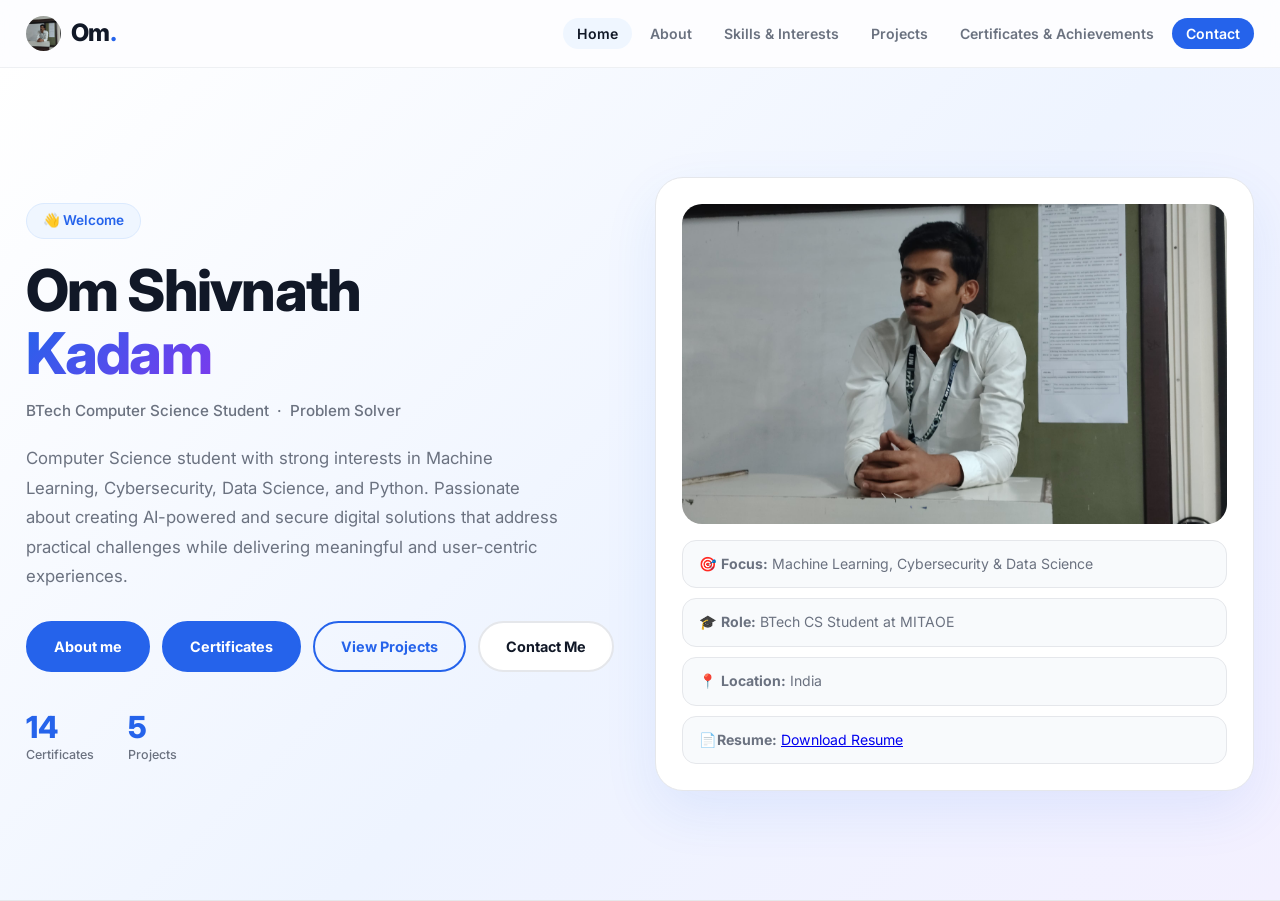
<file: index.html>
<!DOCTYPE html>
<html lang="en">
<head>
  <meta charset="UTF-8" />
  <meta name="viewport" content="width=device-width, initial-scale=1.0" />
  <title>Om Shivnath Kadam | Portfolio</title>
  <link rel="preconnect" href="https://fonts.googleapis.com" />
  <link rel="preconnect" href="https://fonts.gstatic.com" crossorigin />
  <link href="https://fonts.googleapis.com/css2?family=Inter:wght@400;500;600;700;800&display=swap" rel="stylesheet" />
  <link rel="stylesheet" href="style.css" />
</head>
<body>

<!-- ════════════════════════════════════
     NAV
════════════════════════════════════ -->
<nav class="navbar" id="navbar">
  <div class="container nav-inner">

    <!-- Logo + Profile Image -->
    <div class="nav-brand">
      <img src="IMG-20251212-WA0064.jpg"
           alt="Om Kadam"
           class="nav-profile-img">
      <a href="index.html" class="nav-logo">Om<span>.</span></a>
    </div>

    <ul class="nav-links" id="navLinks">
      <li><a href="index.html" class="active-link">Home</a></li>
      <li><a href="about.html">About</a></li>
      <li><a href="Skills.html">Skills &amp; Interests</a></li>
      <li><a href="projects.html">Projects</a></li>
      <li><a href="certificates.html">Certificates &amp; Achievements</a></li>
      <li><a href="contact.html" class="nav-cta">Contact</a></li>
    </ul>

    <button class="nav-toggle" id="navToggle" aria-label="Toggle navigation">
      <span></span><span></span><span></span>
    </button>
  </div>
</nav>

  <!-- ════════════════════════════════════
       HERO
  ════════════════════════════════════ -->
  <header id="home">
    <div class="container hero">

      <div class="hero-text">
        <span class="hero-eyebrow">👋 Welcome</span>
        <h1>Om Shivnath<br /><span class="gradient-text">Kadam</span></h1>
        <h2>BTech Computer Science Student &nbsp;·&nbsp; Problem Solver</h2>
        <p>
         Computer Science student with strong interests in Machine Learning, Cybersecurity, Data Science, and Python.
         Passionate about creating AI-powered and secure digital solutions that address practical challenges
          while delivering meaningful and user-centric experiences.
        </p>
        <div class="buttons">
          <a href="about.html"         class="btn btn-primary">About me</a>
          <a href="certificates.html"  class="btn btn-primary">Certificates</a>
          <a href="projects.html"      class="btn btn-secondary">View Projects</a>
          <a href="contact.html"       class="btn btn-ghost">Contact Me</a>
        </div>
        <div class="hero-stats">
          <div class="stat">
            <span class="stat-num">14</span>
            <span class="stat-label">Certificates</span>
          </div>
          <div class="stat">
            <span class="stat-num">5</span>
            <span class="stat-label">Projects</span>
          </div>
        </div>
      </div>

      <div class="hero-card">
        <div class="profile-box">
          <img src="IMG-20251212-WA0064.jpg" class="profile-image" alt="Om Shivnath Kadam" />
        </div>
        <div class="quick-info">
          <div>🎯 <strong>Focus:</strong> Machine Learning, Cybersecurity & Data Science</div>
          <div>🎓 <strong>Role:</strong> BTech CS Student at MITAOE</div>
          <div>📍 <strong>Location:</strong> India</div>
          <div>📄<strong>Resume:</strong> <a href="Om_Shivnath_Kadam_Resume.pdf" target="_blank">Download Resume</a></div>
        </div>
      </div>

    </div>
  </header>

  <!-- ════════════════════════════════════
       JAVASCRIPT
  ════════════════════════════════════ -->
  <script>
    /* ── Sticky nav shadow ── */
    const navbar = document.getElementById('navbar');
    window.addEventListener('scroll', () => {
      navbar.classList.toggle('scrolled', window.scrollY > 40);
    }, { passive: true });

    /* ── Mobile hamburger ── */
    const navToggle = document.getElementById('navToggle');
    const navLinks  = document.getElementById('navLinks');

    navToggle.addEventListener('click', () => {
      navLinks.classList.toggle('open');
      navToggle.classList.toggle('open');
    });

    // close nav when a link is clicked
    navLinks.querySelectorAll('a').forEach(link => {
      link.addEventListener('click', () => {
        navLinks.classList.remove('open');
        navToggle.classList.remove('open');
      });
    });

    /* ── Scroll reveal (cards fade up on scroll) ── */
    const revealObserver = new IntersectionObserver((entries) => {
      entries.forEach(entry => {
        if (entry.isIntersecting) {
          entry.target.classList.add('visible');
          revealObserver.unobserve(entry.target);
        }
      });
    }, { threshold: 0.1 });

    document.querySelectorAll('.card, .cert-card').forEach((el, i) => {
      el.classList.add('reveal');
      el.style.transitionDelay = (i % 4) * 60 + 'ms'; // stagger per row
      revealObserver.observe(el);
    });
  </script>

</body>
</html>
</file>
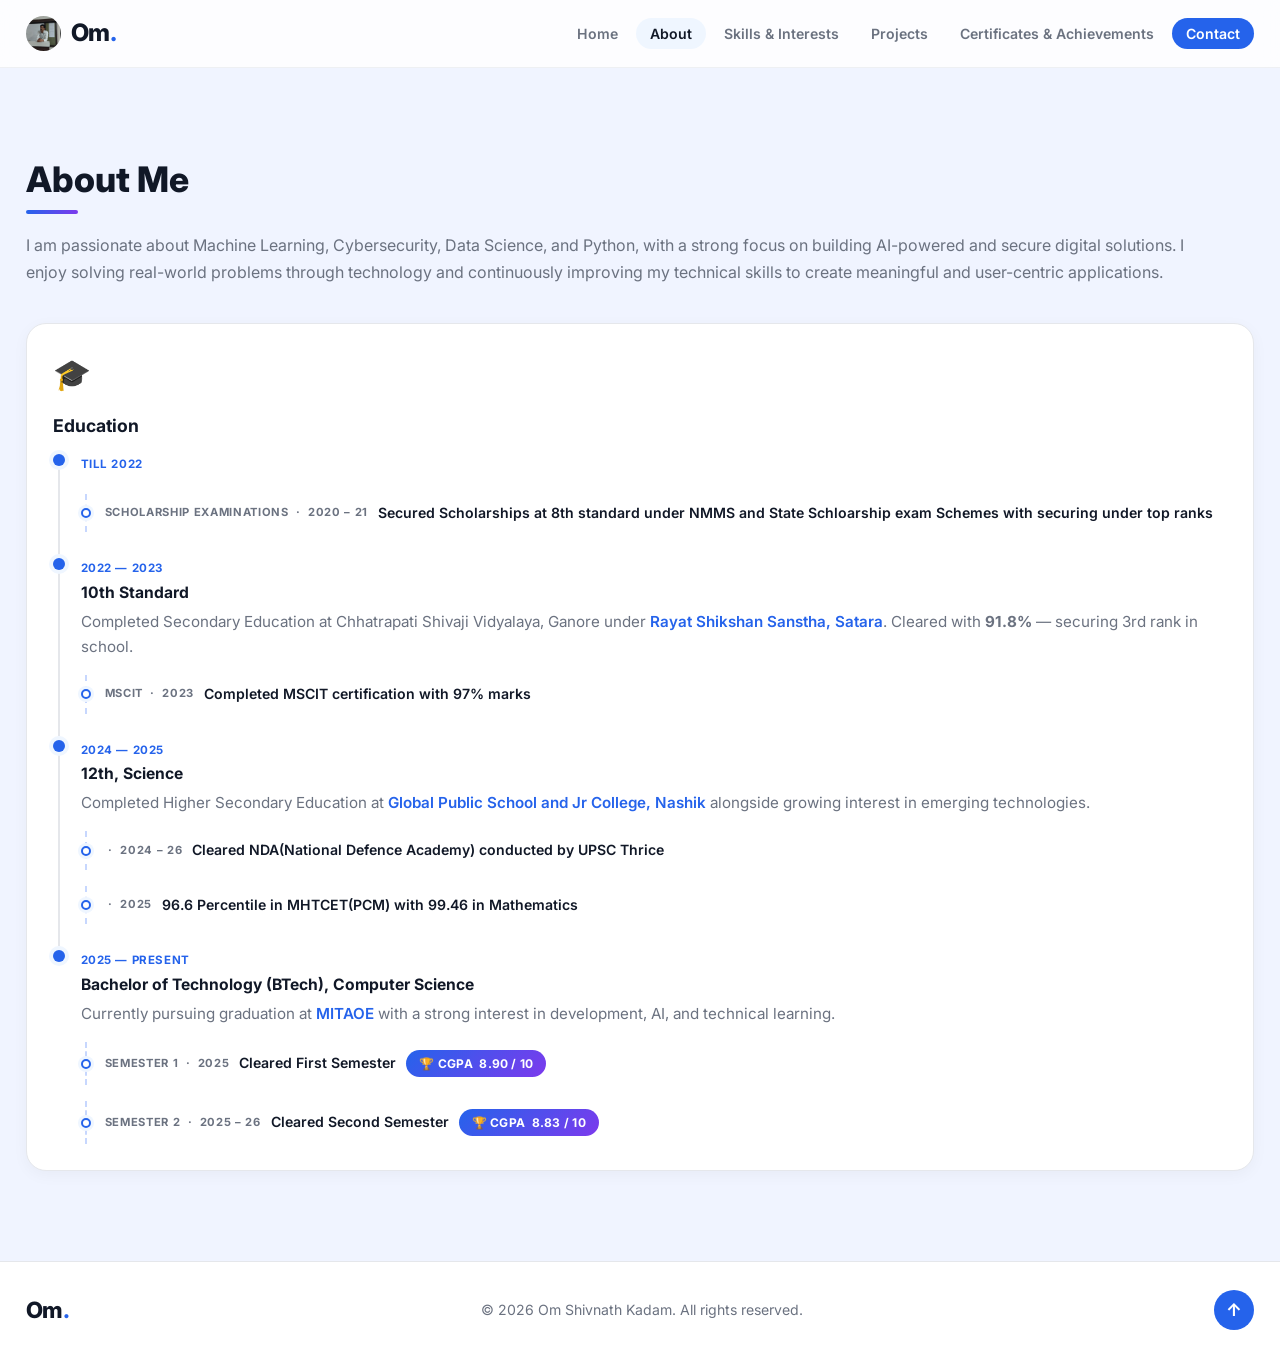
<file: about.html>
<!DOCTYPE html>
<html lang="en">
<head>
  <meta charset="UTF-8" />
  <meta name="viewport" content="width=device-width, initial-scale=1.0" />
  <title>About | Om Shivnath Kadam</title>
  <link rel="preconnect" href="https://fonts.googleapis.com" />
  <link rel="preconnect" href="https://fonts.gstatic.com" crossorigin />
  <link href="https://fonts.googleapis.com/css2?family=Inter:wght@400;500;600;700;800&display=swap" rel="stylesheet" />
  <link rel="stylesheet" href="style.css" />
</head>
<body>

  <nav class="navbar" id="navbar">
    <div class="container nav-inner">
          <!-- Logo + Profile Image -->
    <div class="nav-brand">
      <img src="IMG-20251212-WA0064.jpg"
           alt="Om Kadam"
           class="nav-profile-img">
      <a href="index.html" class="nav-logo">Om<span>.</span></a>
    </div>
      <ul class="nav-links" id="navLinks">
        <li><a href="index.html">Home</a></li>
        <li><a href="about.html" class="active-link">About</a></li>
        <li><a href="Skills.html">Skills &amp; Interests</a></li>
        <li><a href="projects.html">Projects</a></li>
        <li><a href="certificates.html">Certificates &amp; Achievements</a></li>
        <li><a href="contact.html" class="nav-cta">Contact</a></li>
      </ul>
      <button class="nav-toggle" id="navToggle" aria-label="Toggle navigation">
        <span></span><span></span><span></span>
      </button>
    </div>
  </nav>

  <!-- ABOUT / EDUCATION -->
  <section id="about">
    <div class="container">
      <div class="section-header">
        <h2 class="section-title">About Me</h2>
        <div class="title-underline"></div>
      </div>
      <p class="section-subtext">
        I am passionate about Machine Learning, Cybersecurity, Data Science, and Python, with a strong focus on building AI-powered and secure digital solutions.
        I enjoy solving real-world problems through technology and continuously improving my technical skills to create meaningful and user-centric applications.
      </p>
      <div class="grid grid-2">
        <div class="card card-hover card-full">
          <div class="card-icon">🎓</div>
          <h3>Education</h3>
          <div class="timeline">
            <div class="timeline-item">
              <div class="timeline-dot"></div>
              <div class="timeline-content">
                <span class="timeline-year">Till 2022</span>
                <div class="sub-timeline">
                  <div class="sub-item">
                    <div class="sub-dot"></div>
                    <div class="sub-body">
                      <span class="sub-semester">Scholarship Examinations &nbsp;&middot;&nbsp; 2020 &ndash; 21</span>
                      <span class="sub-label">Secured Scholarships at 8th standard under NMMS and State Schloarship exam Schemes with securing under top ranks</span>
                    </div>
                  </div>
                </div>
              </div>
            </div>

            <div class="timeline-item">
              <div class="timeline-dot"></div>
              <div class="timeline-content">
                <span class="timeline-year">2022 — 2023</span>
                <h4 class="timeline-title">10th Standard</h4>
                <p class="timeline-text">
                  Completed Secondary Education at Chhatrapati Shivaji Vidyalaya, Ganore under
                  <a href="https://rayatshikshan.edu/" target="_blank" rel="noopener noreferrer" class="link">Rayat Shikshan Sanstha, Satara</a>.
                  Cleared with <b>91.8%</b> — securing 3rd rank in school.
                </p>
                <div class="sub-timeline">
                  <div class="sub-item">
                    <div class="sub-dot"></div>
                    <div class="sub-body">
                      <span class="sub-semester">MSCIT &nbsp;&middot;&nbsp; 2023</span>
                      <span class="sub-label">Completed MSCIT certification with 97% marks</span>
                    </div>
                  </div>
                </div>
              </div>
            </div>

            <div class="timeline-item">
              <div class="timeline-dot"></div>
              <div class="timeline-content">
                <span class="timeline-year">2024 — 2025</span>
                <h4 class="timeline-title">12th, Science</h4>
                <p class="timeline-text">
                  Completed Higher Secondary Education at
                  <a href="https://www.globalpublicschool.us/" target="_blank" rel="noopener noreferrer" class="link">Global Public School and Jr College, Nashik</a>
                  alongside growing interest in emerging technologies.
                </p>
                <div class="sub-timeline">
                  <div class="sub-item">
                    <div class="sub-dot"></div>
                    <div class="sub-body">
                      <span class="sub-semester"> &nbsp;&middot;&nbsp; 2024 &ndash; 26</span>
                      <span class="sub-label">Cleared NDA(National Defence Academy) conducted by UPSC Thrice</span>
                    </div>
                  </div>
                </div>
                <div class="sub-timeline">
                  <div class="sub-item">
                    <div class="sub-dot"></div>
                    <div class="sub-body">
                      <span class="sub-semester"> &nbsp;&middot;&nbsp; 2025</span>
                      <span class="sub-label">96.6 Percentile in MHTCET(PCM) with 99.46 in Mathematics</span>
                    </div>
                  </div>
                </div>
              </div>
            </div>

            <div class="timeline-item">
              <div class="timeline-dot"></div>
              <div class="timeline-content">
                <span class="timeline-year">2025 — Present</span>
                <h4 class="timeline-title">Bachelor of Technology (BTech), Computer Science</h4>
                <p class="timeline-text">
                  Currently pursuing graduation at
                  <a href="https://mitaoe.ac.in/" target="_blank" rel="noopener noreferrer" class="link">MITAOE</a>
                  with a strong interest in development, AI, and technical learning.
                </p>

                <!-- Subbranch: Semester Achievements -->
                <div class="sub-timeline">
                  <div class="sub-item">
                    <div class="sub-dot"></div>
                    <div class="sub-body">
                      <span class="sub-semester">Semester 1 &nbsp;&middot;&nbsp; 2025</span>
                      <span class="sub-label">Cleared First Semester</span>
                      <span class="sgpa-badge">&#127942; CGPA &nbsp;8.90 / 10</span>
                    </div>
                  </div>
                </div>
                 <div class="sub-timeline">
                  <div class="sub-item">
                    <div class="sub-dot"></div>
                    <div class="sub-body">
                      <span class="sub-semester">Semester 2 &nbsp;&middot;&nbsp; 2025 &ndash; 26</span>
                      <span class="sub-label">Cleared Second Semester</span>
                      <span class="sgpa-badge">&#127942; CGPA &nbsp;8.83 / 10</span>
                    </div>
                  </div>
                </div>

              </div>
            </div>

          </div>
        </div>
      </div>
    </div>
  </section>

  <!-- FOOTER -->
  <footer>
    <div class="container footer-inner">
      <p class="footer-logo">Om<span>.</span></p>
      <p class="footer-copy">&copy; 2026 Om Shivnath Kadam. All rights reserved.</p>
      <a href="index.html" class="back-to-top" title="Back to top">&#8593;</a>
    </div>
  </footer>


  <script>
    const navbar = document.getElementById('navbar');
    window.addEventListener('scroll', () => {
      navbar.classList.toggle('scrolled', window.scrollY > 40);
    }, { passive: true });

    const navToggle = document.getElementById('navToggle');
    const navLinks  = document.getElementById('navLinks');

    navToggle.addEventListener('click', () => {
      navLinks.classList.toggle('open');
      navToggle.classList.toggle('open');
    });

    navLinks.querySelectorAll('a').forEach(link => {
      link.addEventListener('click', () => {
        navLinks.classList.remove('open');
        navToggle.classList.remove('open');
      });
    });

    const revealObserver = new IntersectionObserver((entries) => {
      entries.forEach(entry => {
        if (entry.isIntersecting) {
          entry.target.classList.add('visible');
          revealObserver.unobserve(entry.target);
        }
      });
    }, { threshold: 0.1 });

    document.querySelectorAll('.card, .skill-tile').forEach((el, i) => {
      el.classList.add('reveal');
      el.style.transitionDelay = (i % 4) * 60 + 'ms';
      revealObserver.observe(el);
    });
  </script>

</body>
</html>
</file>
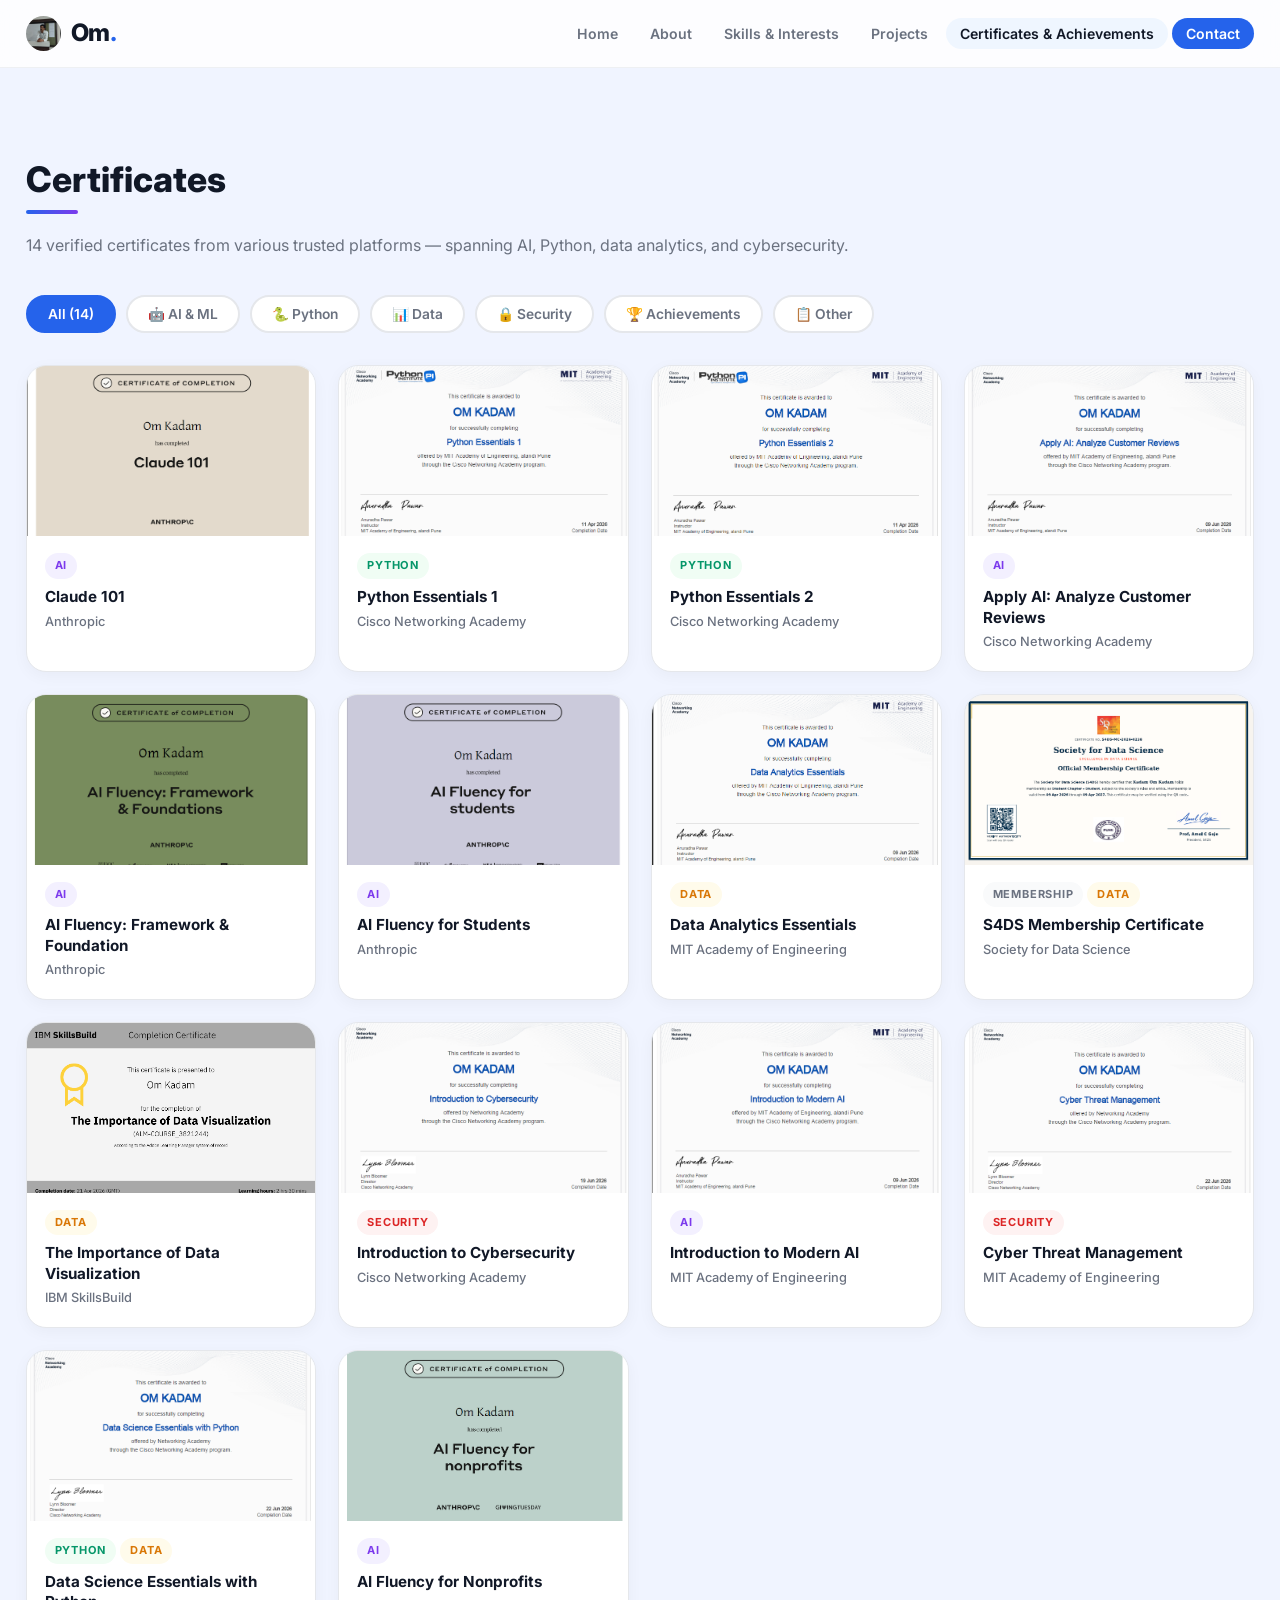
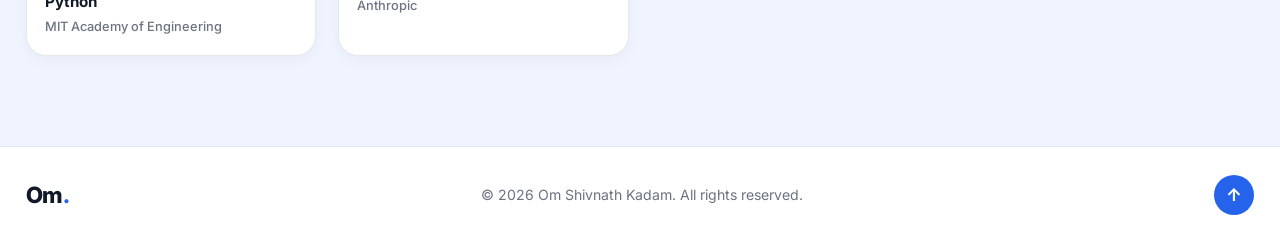
<file: certificates.html>
<!DOCTYPE html>
<html lang="en">
<head>
  <meta charset="UTF-8" />
  <meta name="viewport" content="width=device-width, initial-scale=1.0" />
  <title>Certificates &amp; Achievements | Om Shivnath Kadam</title>
  <link rel="preconnect" href="https://fonts.googleapis.com" />
  <link rel="preconnect" href="https://fonts.gstatic.com" crossorigin />
  <link href="https://fonts.googleapis.com/css2?family=Inter:wght@400;500;600;700;800&display=swap" rel="stylesheet" />
  <link rel="stylesheet" href="style.css" />
</head>
<body>

  <!-- ════════════════════════════════════
       NAV
  ═══════════════════════════════════ -->
  <nav class="navbar" id="navbar">
    <div class="container nav-inner">
          <!-- Logo + Profile Image -->
      <div class="nav-brand">
        <img src="IMG-20251212-WA0064.jpg"
            alt="Om Kadam"
            class="nav-profile-img">
        <a href="index.html" class="nav-logo">Om<span>.</span></a>
      </div>
      <ul class="nav-links" id="navLinks">
        <li><a href="index.html">Home</a></li>
        <li><a href="about.html">About</a></li>
        <li><a href="Skills.html">Skills &amp; Interests</a></li>
        <li><a href="projects.html">Projects</a></li>
        <li><a href="certificates.html" class="active-link">Certificates &amp; Achievements</a></li>
        <li><a href="contact.html" class="nav-cta">Contact</a></li>
      </ul>
      <button class="nav-toggle" id="navToggle" aria-label="Toggle navigation">
        <span></span><span></span><span></span>
      </button>
    </div>
  </nav>

  <!-- ════════════════════════════════════
       CERTIFICATES
  ════════════════════════════════════ -->
  <section id="certificates">
    <div class="container">
      <div class="section-header">
        <h2 class="section-title">Certificates</h2>
        <div class="title-underline"></div>
      </div>
      <p class="section-subtext">
        14 verified certificates from various trusted platforms — spanning AI, Python,
        data analytics, and cybersecurity.
      </p>

      <!-- Filter Tabs -->
      <div class="cert-filters">
        <button class="filter-btn active" data-filter="all">All (14)</button>
        <button class="filter-btn" data-filter="ai">🤖 AI &amp; ML</button>
        <button class="filter-btn" data-filter="python">🐍 Python</button>
        <button class="filter-btn" data-filter="data">📊 Data</button>
        <button class="filter-btn" data-filter="security">🔒 Security</button>
        <button class="filter-btn" data-filter="achievements">🏆 Achievements</button>
        <button class="filter-btn" data-filter="other">📋 Other</button>
      </div>

      <!-- Certificate Grid -->
      <div class="cert-grid">

        <!-- 1 -->
        <div class="cert-card" data-category="ai">
          <div class="cert-img-wrap">
            <div class="cert-placeholder"><span>🤖</span></div>
            <img src="Claude 101.png" alt="Claude 101" class="cert-img"
                 onerror="this.style.display='none'" />
            <div class="cert-overlay"><a href="Claude 101.png" target="_blank" rel="noopener noreferrer" class="cert-view-btn">View Certificate</a></div>
          </div>
          <div class="cert-info">
            <span class="cert-badge ai">AI</span>
            <h3 class="cert-name">Claude 101</h3>
            <p class="cert-issuer">Anthropic</p>
          </div>
        </div>

        <!-- 2 -->
        <div class="cert-card" data-category="python">
          <div class="cert-img-wrap">
            <div class="cert-placeholder"><span>🐍</span></div>
            <img src="Python Essetials 1.png" alt="Python Essentials 1" class="cert-img"
                 onerror="this.style.display='none'" />
            <div class="cert-overlay"><a href="Python Essetials 1.png" target="_blank" rel="noopener noreferrer" class="cert-view-btn">View Certificate</a></div>
          </div>
          <div class="cert-info">
            <span class="cert-badge python">Python</span>
            <h3 class="cert-name">Python Essentials 1</h3>
            <p class="cert-issuer">Cisco Networking Academy</p>
          </div>
        </div>

        <!-- 3 -->
        <div class="cert-card" data-category="python">
          <div class="cert-img-wrap">
            <div class="cert-placeholder"><span>🐍</span></div>
            <img src="Pytohn Essentials 2.png" alt="Python Essentials 2" class="cert-img"
                 onerror="this.style.display='none'" />
            <div class="cert-overlay"><a href="Pytohn Essentials 2.png" target="_blank" rel="noopener noreferrer" class="cert-view-btn">View Certificate</a></div>
          </div>
          <div class="cert-info">
            <span class="cert-badge python">Python</span>
            <h3 class="cert-name">Python Essentials 2</h3>
            <p class="cert-issuer">Cisco Networking Academy</p>
          </div>
        </div>

        <!-- 4 -->
        <div class="cert-card" data-category="ai">
          <div class="cert-img-wrap">
            <div class="cert-placeholder"><span>🤖</span></div>
            <img src="Analyze Customer Reviews.png" alt="Apply AI: Analyze Customer Reviews" class="cert-img"
                 onerror="this.style.display='none'" />
            <div class="cert-overlay"><a href="Analyze Customer Reviews.png" target="_blank" rel="noopener noreferrer" class="cert-view-btn">View Certificate</a></div>
          </div>
          <div class="cert-info">
            <span class="cert-badge ai">AI</span>
            <h3 class="cert-name">Apply AI: Analyze Customer Reviews</h3>
            <p class="cert-issuer">Cisco Networking Academy</p>
          </div>
        </div>

        <!-- 5 -->
        <div class="cert-card" data-category="ai">
          <div class="cert-img-wrap">
            <div class="cert-placeholder"><span>🤖</span></div>
            <img src="AI Fluency Framework and foundation.png" alt="AI Fluency: Framework & Foundation" class="cert-img"
                 onerror="this.style.display='none'" />
            <div class="cert-overlay"><a href="AI Fluency Framework and foundation.png" target="_blank" rel="noopener noreferrer" class="cert-view-btn">View Certificate</a></div>
          </div>
          <div class="cert-info">
            <span class="cert-badge ai">AI</span>
            <h3 class="cert-name">AI Fluency: Framework &amp; Foundation</h3>
            <p class="cert-issuer">Anthropic</p>
          </div>
        </div>

        <!-- 6 -->
        <div class="cert-card" data-category="ai">
          <div class="cert-img-wrap">
            <div class="cert-placeholder"><span>🤖</span></div>
            <img src="Ai fluency For Students.png" alt="AI Fluency for Students" class="cert-img"
                 onerror="this.style.display='none'" />
            <div class="cert-overlay"><a href="Ai fluency For Students.png" target="_blank" rel="noopener noreferrer" class="cert-view-btn">View Certificate</a></div>
          </div>
          <div class="cert-info">
            <span class="cert-badge ai">AI</span>
            <h3 class="cert-name">AI Fluency for Students</h3>
            <p class="cert-issuer">Anthropic</p>
          </div>
        </div>

        <!-- 7 -->
        <div class="cert-card" data-category="data">
          <div class="cert-img-wrap">
            <div class="cert-placeholder"><span>📊</span></div>
            <img src="Data Analytics Essentials.png" alt="Data Analytics Essentials" class="cert-img"
                 onerror="this.style.display='none'" />
            <div class="cert-overlay"><a href="Data Analytics Essentials.png" target="_blank" rel="noopener noreferrer" class="cert-view-btn">View Certificate</a></div>
          </div>
          <div class="cert-info">
            <span class="cert-badge data">Data</span>
            <h3 class="cert-name">Data Analytics Essentials</h3>
            <p class="cert-issuer">MIT Academy of Engineering</p>
          </div>
        </div>

        <!-- 8 -->
        <div class="cert-card" data-category="data other">
          <div class="cert-img-wrap">
            <div class="cert-placeholder"><span>📋</span></div>
            <img src="S4DS Membership Certificate.png" alt="S4DS Membership Certificate" class="cert-img"
                 onerror="this.style.display='none'" />
            <div class="cert-overlay"><a href="S4DS Membership Certificate.png" target="_blank" rel="noopener noreferrer" class="cert-view-btn">View Certificate</a></div>
          </div>
          <div class="cert-info">
            <span class="cert-badge other">Membership</span>
            <span class="cert-badge data">Data</span>
            <h3 class="cert-name">S4DS Membership Certificate</h3>
            <p class="cert-issuer">Society for Data Science</p>
          </div>
        </div>

        <!-- 9 -->
        <div class="cert-card" data-category="data">
          <div class="cert-img-wrap">
            <div class="cert-placeholder"><span>📊</span></div>
            <img src="The Importance OF Data Visualization.png" alt="The Importance of Data Visualization" class="cert-img"
                 onerror="this.style.display='none'" />
            <div class="cert-overlay"><a href="The Importance OF Data Visualization.png" target="_blank" rel="noopener noreferrer" class="cert-view-btn">View Certificate</a></div>
          </div>
          <div class="cert-info">
            <span class="cert-badge data">Data</span>
            <h3 class="cert-name">The Importance of Data Visualization</h3>
            <p class="cert-issuer">IBM SkillsBuild</p>
          </div>
        </div>

        <!-- 10 -->
        <div class="cert-card" data-category="security">
          <div class="cert-img-wrap">
            <div class="cert-placeholder"><span>🔒</span></div>
            <img src="Introduction to Cybersecurity.png" alt="Introduction to Cybersecurity" class="cert-img"
                 onerror="this.style.display='none'" />
            <div class="cert-overlay"><a href="Introduction to Cybersecurity.png" target="_blank" rel="noopener noreferrer" class="cert-view-btn">View Certificate</a></div>
          </div>
          <div class="cert-info">
            <span class="cert-badge security">Security</span>
            <h3 class="cert-name">Introduction to Cybersecurity</h3>
            <p class="cert-issuer">Cisco Networking Academy</p>
          </div>
        </div>

        <!-- 11 -->
        <div class="cert-card" data-category="ai">
          <div class="cert-img-wrap">
            <div class="cert-placeholder"><span>🤖</span></div>
            <img src="Introduction to Modern AI.png" alt="Introduction to Modern AI" class="cert-img"
                 onerror="this.style.display='none'" />
            <div class="cert-overlay"><a href="Introduction to Modern AI.png" target="_blank" rel="noopener noreferrer" class="cert-view-btn">View Certificate</a></div>
          </div>
          <div class="cert-info">
            <span class="cert-badge ai">AI</span>
            <h3 class="cert-name">Introduction to Modern AI</h3>
            <p class="cert-issuer">MIT Academy of Engineering</p>
          </div>
        </div>

        <!-- 12 -->
        <div class="cert-card" data-category="security">
          <div class="cert-img-wrap">
            <div class="cert-placeholder"><span>🔒</span></div>
            <img src="Cyber Threat Management.png" alt="Cyber Threat Management" class="cert-img"
                 onerror="this.style.display='none'" />
            <div class="cert-overlay"><a href="Cyber Threat Management.png" target="_blank" rel="noopener noreferrer" class="cert-view-btn">View Certificate</a></div>
          </div>
          <div class="cert-info">
            <span class="cert-badge security">Security</span>
            <h3 class="cert-name">Cyber Threat Management</h3>
            <p class="cert-issuer">MIT Academy of Engineering</p>
          </div>
        </div>

        <!-- 13 -->
        <div class="cert-card" data-category="python data">
          <div class="cert-img-wrap">
            <div class="cert-placeholder"><span>🐍</span></div>
            <img src="Data Science Essentials with Python.png" alt="Data Science Essentials with Python" class="cert-img"
                 onerror="this.style.display='none'" />
            <div class="cert-overlay"><a href="Data Science Essentials with Python.png" target="_blank" rel="noopener noreferrer" class="cert-view-btn">View Certificate</a></div>
          </div>
          <div class="cert-info">
            <span class="cert-badge python">Python</span>
            <span class="cert-badge data">Data</span>
            <h3 class="cert-name">Data Science Essentials with Python</h3>
            <p class="cert-issuer">MIT Academy of Engineering</p>
          </div>
        </div>

        <!-- 14 -->
        <div class="cert-card" data-category="ai">
          <div class="cert-img-wrap">
            <div class="cert-placeholder"><span>🤖</span></div>
            <img src="Ai fluency for nonprofits.png" alt="AI Fluency for Nonprofits" class="cert-img"
                 onerror="this.style.display='none'" />
            <div class="cert-overlay"><a href="Ai fluency for nonprofits.png" target="_blank" rel="noopener noreferrer" class="cert-view-btn">View Certificate</a></div>
          </div>
          <div class="cert-info">
            <span class="cert-badge ai">AI</span>
            <h3 class="cert-name">AI Fluency for Nonprofits</h3>
            <p class="cert-issuer">Anthropic</p>
          </div>
        </div>

      </div><!-- /cert-grid -->
    </div>
  </section>


  <!-- ════════════════════════════════════
       FOOTER
  ════════════════════════════════════ -->
  <footer>
    <div class="container footer-inner">
      <p class="footer-logo">Om<span>.</span></p>
      <p class="footer-copy">© 2026 Om Shivnath Kadam. All rights reserved.</p>
      <a href="index.html" class="back-to-top" title="Back to top">↑</a>
    </div>
  </footer>


  <!-- ════════════════════════════════════
       JAVASCRIPT
  ════════════════════════════════════ -->
  <script>
    /* ── Sticky nav shadow ── */
    const navbar = document.getElementById('navbar');
    window.addEventListener('scroll', () => {
      navbar.classList.toggle('scrolled', window.scrollY > 40);
    }, { passive: true });

    /* ── Mobile hamburger ── */
    const navToggle = document.getElementById('navToggle');
    const navLinks  = document.getElementById('navLinks');

    navToggle.addEventListener('click', () => {
      navLinks.classList.toggle('open');
      navToggle.classList.toggle('open');
    });

    // close nav when a link is clicked
    navLinks.querySelectorAll('a').forEach(link => {
      link.addEventListener('click', () => {
        navLinks.classList.remove('open');
        navToggle.classList.remove('open');
      });
    });

    /* ── Certificate filter ── */
    const filterBtns = document.querySelectorAll('.filter-btn');
    const certCards  = document.querySelectorAll('.cert-card');

    filterBtns.forEach(btn => {
      btn.addEventListener('click', () => {
        filterBtns.forEach(b => b.classList.remove('active'));
        btn.classList.add('active');

        const filter = btn.dataset.filter;
        certCards.forEach(card => {
          const show = filter === 'all' || card.dataset.category.split(' ').includes(filter);
          card.style.display = show ? '' : 'none';
        });
      });
    });

    /* ── Scroll reveal (cards fade up on scroll) ── */
    const revealObserver = new IntersectionObserver((entries) => {
      entries.forEach(entry => {
        if (entry.isIntersecting) {
          entry.target.classList.add('visible');
          revealObserver.unobserve(entry.target);
        }
      });
    }, { threshold: 0.1 });

    document.querySelectorAll('.card, .cert-card').forEach((el, i) => {
      el.classList.add('reveal');
      el.style.transitionDelay = (i % 4) * 60 + 'ms'; // stagger per row
      revealObserver.observe(el);
    });
  </script>

</body>
</html>
</file>
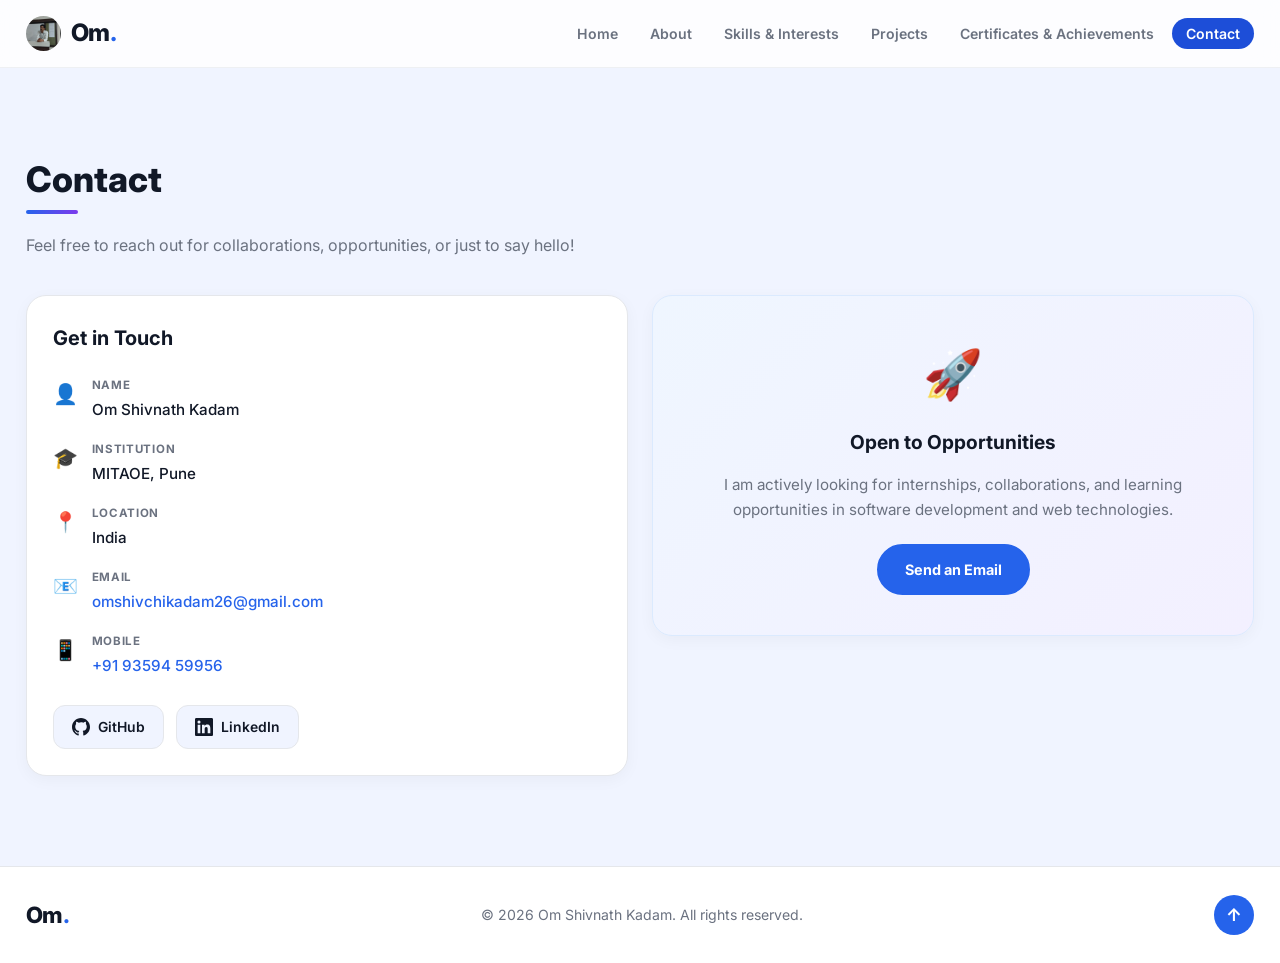
<file: contact.html>
<!DOCTYPE html>
<html lang="en">
<head>
  <meta charset="UTF-8" />
  <meta name="viewport" content="width=device-width, initial-scale=1.0" />
  <title>Contact | Om Shivnath Kadam</title>
  <link rel="preconnect" href="https://fonts.googleapis.com" />
  <link rel="preconnect" href="https://fonts.gstatic.com" crossorigin />
  <link href="https://fonts.googleapis.com/css2?family=Inter:wght@400;500;600;700;800&display=swap" rel="stylesheet" />
  <link rel="stylesheet" href="style.css" />
</head>
<body>

  <!-- ════════════════════════════════════
       NAV
  ═══════════════════════════════════ -->
  <nav class="navbar" id="navbar">
    <div class="container nav-inner">
          <!-- Logo + Profile Image -->
    <div class="nav-brand">
      <img src="IMG-20251212-WA0064.jpg"
           alt="Om Kadam"
           class="nav-profile-img">
      <a href="index.html" class="nav-logo">Om<span>.</span></a>
    </div>
      <ul class="nav-links" id="navLinks">
        <li><a href="index.html">Home</a></li>
        <li><a href="about.html">About</a></li>
        <li><a href="Skills.html">Skills &amp; Interests</a></li>
        <li><a href="projects.html">Projects</a></li>
        <li><a href="certificates.html">Certificates &amp; Achievements</a></li>
        <li><a href="contact.html" class="nav-cta active-link">Contact</a></li>
      </ul>
      <button class="nav-toggle" id="navToggle" aria-label="Toggle navigation">
        <span></span><span></span><span></span>
      </button>
    </div>
  </nav>

  <!-- ════════════════════════════════════
       CONTACT
  ════════════════════════════════════ -->
  <section id="contact">
    <div class="container">
      <div class="section-header">
        <h2 class="section-title">Contact</h2>
        <div class="title-underline"></div>
      </div>
      <p class="section-subtext">
        Feel free to reach out for collaborations, opportunities, or just to say hello!
      </p>

      <div class="contact-layout">

        <div class="card contact-info-card">
          <h3>Get in Touch</h3>
          <div class="contact-items">

            <div class="contact-item">
              <span class="contact-icon">👤</span>
              <div>
                <span class="contact-label">Name</span>
                <span class="contact-value">Om Shivnath Kadam</span>
              </div>
            </div>

            <div class="contact-item">
              <span class="contact-icon">🎓</span>
              <div>
                <span class="contact-label">Institution</span>
                <span class="contact-value">MITAOE, Pune</span>
              </div>
            </div>

            <div class="contact-item">
              <span class="contact-icon">📍</span>
              <div>
                <span class="contact-label">Location</span>
                <span class="contact-value">India</span>
              </div>
            </div>

            <div class="contact-item">
              <span class="contact-icon">📧</span>
              <div>
                <span class="contact-label">Email</span>
                <a href="mailto:omshivchikadam26@gmail.com" class="contact-value">
                  omshivchikadam26@gmail.com
                </a>
              </div>
            </div>

            <div class="contact-item">
              <span class="contact-icon">📱</span>
              <div>
                <span class="contact-label">Mobile</span>
                <a href="tel:+919359459956" class="contact-value">+91 93594 59956</a>
              </div>
            </div>

          </div>

          <!-- Add your GitHub / LinkedIn URLs below -->
          <div class="social-links">
            <a href="https://github.com/omshivchikadam26-creator"
              target="_blank"
              rel="noopener noreferrer"
              class="social-btn"
              title="GitHub">
              <svg width="18" height="18" viewBox="0 0 24 24" fill="currentColor" aria-hidden="true">
                <path d="M12 0C5.374 0 0 5.373 0 12c0 5.302 3.438 9.8 8.207 11.387.599.111.793-.261.793-.577v-2.234c-3.338.726-4.033-1.416-4.033-1.416-.546-1.387-1.333-1.756-1.333-1.756-1.089-.745.083-.729.083-.729 1.205.084 1.839 1.237 1.839 1.237 1.07 1.834 2.807 1.304 3.492.997.107-.775.418-1.305.762-1.604-2.665-.305-5.467-1.334-5.467-5.931 0-1.311.469-2.381 1.236-3.221-.124-.303-.535-1.524.117-3.176 0 0 1.008-.322 3.301 1.23A11.509 11.509 0 0 1 12 5.803c1.02.005 2.047.138 3.006.404 2.291-1.552 3.297-1.23 3.297-1.23.653 1.653.242 2.874.118 3.176.77.84 1.235 1.911 1.235 3.221 0 4.609-2.807 5.624-5.479 5.921.43.372.823 1.102.823 2.222v3.293c0 .319.192.694.801.576C20.566 21.797 24 17.3 24 12c0-6.627-5.373-12-12-12z"/>
              </svg>
              GitHub
            </a>

            <a href="https://www.linkedin.com/in/kadam-om-743148387"
              target="_blank"
              rel="noopener noreferrer"
              class="social-btn"
              title="LinkedIn">
              <svg width="18" height="18" viewBox="0 0 24 24" fill="currentColor" aria-hidden="true">
                <path d="M20.447 20.452h-3.554v-5.569c0-1.328-.027-3.037-1.852-3.037-1.853 0-2.136 1.445-2.136 2.939v5.667H9.351V9h3.414v1.561h.046c.477-.9 1.637-1.85 3.37-1.85 3.601 0 4.267 2.37 4.267 5.455v6.286zM5.337 7.433a2.062 2.062 0 0 1-2.063-2.065 2.064 2.064 0 1 1 2.063 2.065zm1.782 13.019H3.555V9h3.564v11.452zM22.225 0H1.771C.792 0 0 .774 0 1.729v20.542C0 23.227.792 24 1.771 24h20.451C23.2 24 24 23.227 24 22.271V1.729C24 .774 23.2 0 22.222 0h.003z"/>
              </svg>
              LinkedIn
            </a>
          </div>
        </div>

        <div class="card contact-note-card">
          <div class="big-icon">🚀</div>
          <h3>Open to Opportunities</h3>
          <p>
            I am actively looking for internships, collaborations, and learning
            opportunities in software development and web technologies.
          </p>
          <a href="https://mail.google.com/mail/?view=cm&fs=1&to=omshivchikadam26@gmail.com"
            target="_blank"
            rel="noopener noreferrer"
            class="btn btn-primary btn-contact">
            Send an Email
          </a>
        </div>

      </div>
    </div>
  </section>


  <!-- ════════════════════════════════════
       FOOTER
  ════════════════════════════════════ -->
  <footer>
    <div class="container footer-inner">
      <p class="footer-logo">Om<span>.</span></p>
      <p class="footer-copy">© 2026 Om Shivnath Kadam. All rights reserved.</p>
      <a href="index.html" class="back-to-top" title="Back to top">↑</a>
    </div>
  </footer>


  <!-- ════════════════════════════════════
       JAVASCRIPT
  ════════════════════════════════════ -->
  <script>
    /* ── Sticky nav shadow ── */
    const navbar = document.getElementById('navbar');
    window.addEventListener('scroll', () => {
      navbar.classList.toggle('scrolled', window.scrollY > 40);
    }, { passive: true });

    /* ── Mobile hamburger ── */
    const navToggle = document.getElementById('navToggle');
    const navLinks  = document.getElementById('navLinks');

    navToggle.addEventListener('click', () => {
      navLinks.classList.toggle('open');
      navToggle.classList.toggle('open');
    });

    // close nav when a link is clicked
    navLinks.querySelectorAll('a').forEach(link => {
      link.addEventListener('click', () => {
        navLinks.classList.remove('open');
        navToggle.classList.remove('open');
      });
    });

    /* ── Scroll reveal (cards fade up on scroll) ── */
    const revealObserver = new IntersectionObserver((entries) => {
      entries.forEach(entry => {
        if (entry.isIntersecting) {
          entry.target.classList.add('visible');
          revealObserver.unobserve(entry.target);
        }
      });
    }, { threshold: 0.1 });

    document.querySelectorAll('.card, .cert-card').forEach((el, i) => {
      el.classList.add('reveal');
      el.style.transitionDelay = (i % 4) * 60 + 'ms'; // stagger per row
      revealObserver.observe(el);
    });
  </script>

</body>
</html>
</file>
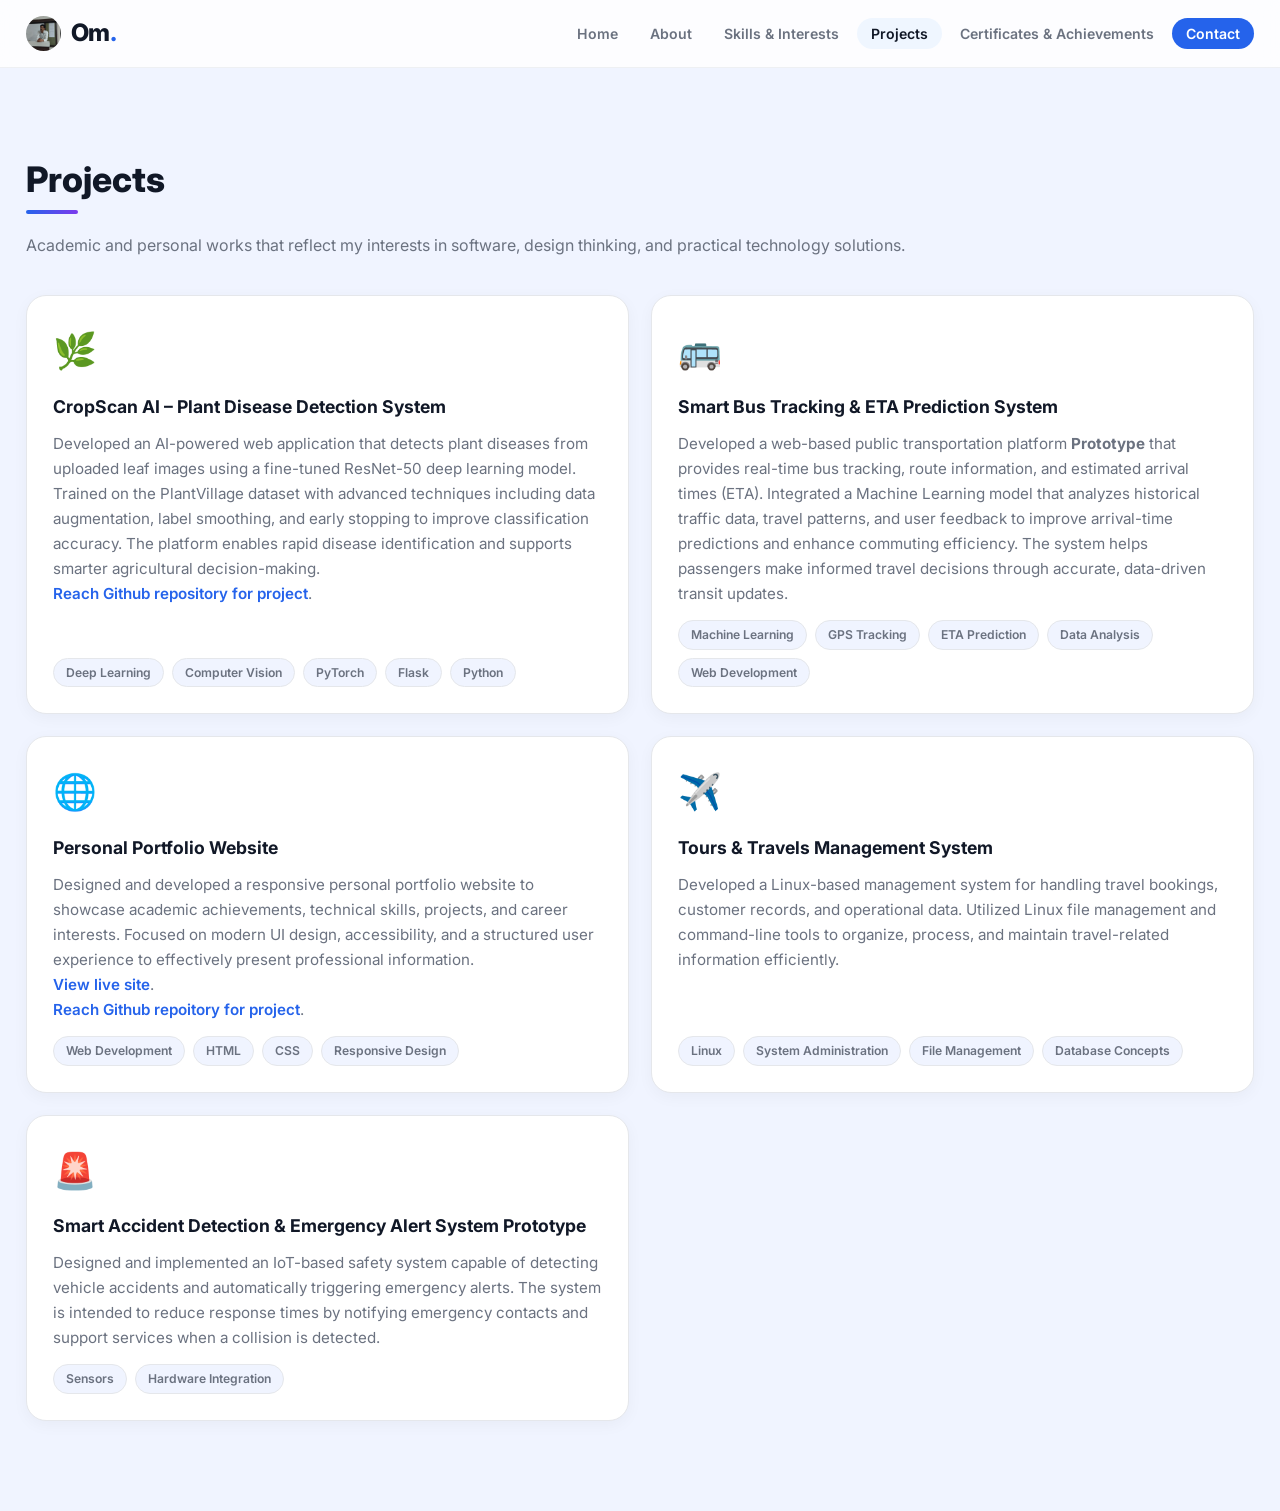
<file: projects.html>
<!DOCTYPE html>
<html lang="en">
<head>
  <meta charset="UTF-8" />
  <meta name="viewport" content="width=device-width, initial-scale=1.0" />
  <title>Projects | Om Shivnath Kadam</title>
  <link rel="preconnect" href="https://fonts.googleapis.com" />
  <link rel="preconnect" href="https://fonts.gstatic.com" crossorigin />
  <link href="https://fonts.googleapis.com/css2?family=Inter:wght@400;500;600;700;800&display=swap" rel="stylesheet" />
  <link rel="stylesheet" href="style.css" />
</head>
<body>

  <!-- ════════════════════════════════════
       NAV
  ═══════════════════════════════════ -->
  <nav class="navbar" id="navbar">
    <div class="container nav-inner">
         <!-- Logo + Profile Image -->
      <div class="nav-brand">
        <img src="IMG-20251212-WA0064.jpg"
            alt="Om Kadam"
            class="nav-profile-img">
        <a href="index.html" class="nav-logo">Om<span>.</span></a>
      </div>
      <ul class="nav-links" id="navLinks">
        <li><a href="index.html">Home</a></li>
        <li><a href="about.html">About</a></li>
        <li><a href="Skills.html">Skills &amp; Interests</a></li>
        <li><a href="projects.html" class="active-link">Projects</a></li>
        <li><a href="certificates.html">Certificates &amp; Achievements</a></li>
        <li><a href="contact.html" class="nav-cta">Contact</a></li>
      </ul>
      <button class="nav-toggle" id="navToggle" aria-label="Toggle navigation">
        <span></span><span></span><span></span>
      </button>
    </div>
  </nav>

  <!-- ════════════════════════════════════
       PROJECTS
  ════════════════════════════════════ -->
  <section id="projects">
    <div class="container">
      <div class="section-header">
        <h2 class="section-title">Projects</h2>
        <div class="title-underline"></div>
      </div>
      <p class="section-subtext">
        Academic and personal works that reflect my interests in software, design thinking,
        and practical technology solutions.
      </p>
      <div class="grid grid-2">
        <div class="card card-hover project-card">
          <div class="project-icon">🌿</div>
          <h3>CropScan AI – Plant Disease Detection System</h3>
          <p>
            Developed an AI-powered web application that detects plant diseases from uploaded leaf images
            using a fine-tuned ResNet-50 deep learning model. Trained on the PlantVillage dataset with
            advanced techniques including data augmentation, label smoothing, and early stopping to improve
            classification accuracy. The platform enables rapid disease identification and supports smarter
            agricultural decision-making.
          </p><P>
            <a href="https://github.com/omshivchikadam26-creator/CropScan-AI" target="_blank" rel="noopener noreferrer" class="link">Reach Github repository for project</a>.
          </P>
          <div class="project-tags">
            <span class="tag">Deep Learning</span>
            <span class="tag">Computer Vision</span>
            <span class="tag">PyTorch</span>
            <span class="tag">Flask</span>
            <span class="tag">Python</span>
          </div>
        </div>

        <div class="card card-hover project-card">
          <div class="project-icon">🚌</div>
          <h3>Smart Bus Tracking & ETA Prediction System</h3>
          <p>
            Developed a web-based public transportation platform <b>Prototype</b> that provides real-time bus tracking,
            route information, and estimated arrival times (ETA). Integrated a Machine Learning model
            that analyzes historical traffic data, travel patterns, and user feedback to improve arrival-time
            predictions and enhance commuting efficiency. The system helps passengers make informed travel
            decisions through accurate, data-driven transit updates.
          </p>
          <div class="project-tags">
            <span class="tag">Machine Learning</span>
            <span class="tag">GPS Tracking</span>
            <span class="tag">ETA Prediction</span>
            <span class="tag">Data Analysis</span>
            <span class="tag">Web Development</span>
          </div>
        </div>

        <div class="card card-hover project-card">
          <div class="project-icon">🌐</div>
          <h3>Personal Portfolio Website</h3>
          <p>
            Designed and developed a responsive personal portfolio website to showcase academic achievements,
            technical skills, projects, and career interests. Focused on modern UI design, accessibility,
            and a structured user experience to effectively present professional information.
            </p><p> 
            <a href="https://omshivchikadam26-creator.github.io/portflio/" target="_blank" rel="noopener noreferrer" class="link">View live site</a>.
          </p><P>
            <a href="https://github.com/omshivchikadam26-creator/portflio" target="_blank" rel="noopener noreferrer" class="link">Reach Github repoitory for project</a>.
          </P>
          <div class="project-tags">
            <span class="tag">Web Development</span>
            <span class="tag">HTML</span>
            <span class="tag">CSS</span>
            <span class="tag">Responsive Design</span>
          </div>
        </div>

        <div class="card card-hover project-card">
          <div class="project-icon">✈️</div>
          <h3>Tours &amp; Travels Management System</h3>
          <p>
            Developed a Linux-based management system for handling travel bookings, customer records,
            and operational data. Utilized Linux file management and command-line tools to organize,
            process, and maintain travel-related information efficiently.
          </p>
          <div class="project-tags">
            <span class="tag">Linux</span>
            <span class="tag">System Administration</span>
            <span class="tag">File Management</span>
            <span class="tag">Database Concepts</span>
          </div>
        </div>

        <div class="card card-hover project-card">
          <div class="project-icon">🚨</div>
          <h3>Smart Accident Detection &amp; Emergency Alert System Prototype</h3>
          <p>
            Designed and implemented an IoT-based safety system capable of detecting vehicle accidents
            and automatically triggering emergency alerts. The system is intended to reduce response
            times by notifying emergency contacts and support services when a collision is detected.
          </p>
          <div class="project-tags">
            <span class="tag">Sensors</span>
            <span class="tag">Hardware Integration</span>
          </div>
        </div>
      
      </div>
    </div>
  </section>

  <!-- ════════════════════════════════════
       JAVASCRIPT
  ════════════════════════════════════ -->
  <script>
    /* ── Sticky nav shadow ── */
    const navbar = document.getElementById('navbar');
    window.addEventListener('scroll', () => {
      navbar.classList.toggle('scrolled', window.scrollY > 40);
    }, { passive: true });

    /* ── Mobile hamburger ── */
    const navToggle = document.getElementById('navToggle');
    const navLinks  = document.getElementById('navLinks');

    navToggle.addEventListener('click', () => {
      navLinks.classList.toggle('open');
      navToggle.classList.toggle('open');
    });

    // close nav when a link is clicked
    navLinks.querySelectorAll('a').forEach(link => {
      link.addEventListener('click', () => {
        navLinks.classList.remove('open');
        navToggle.classList.remove('open');
      });
    });

    /* ── Scroll reveal (cards fade up on scroll) ── */
    const revealObserver = new IntersectionObserver((entries) => {
      entries.forEach(entry => {
        if (entry.isIntersecting) {
          entry.target.classList.add('visible');
          revealObserver.unobserve(entry.target);
        }
      });
    }, { threshold: 0.1 });

    document.querySelectorAll('.card, .cert-card').forEach((el, i) => {
      el.classList.add('reveal');
      el.style.transitionDelay = (i % 4) * 60 + 'ms'; // stagger per row
      revealObserver.observe(el);
    });
  </script>

</body>
</html>
</file>
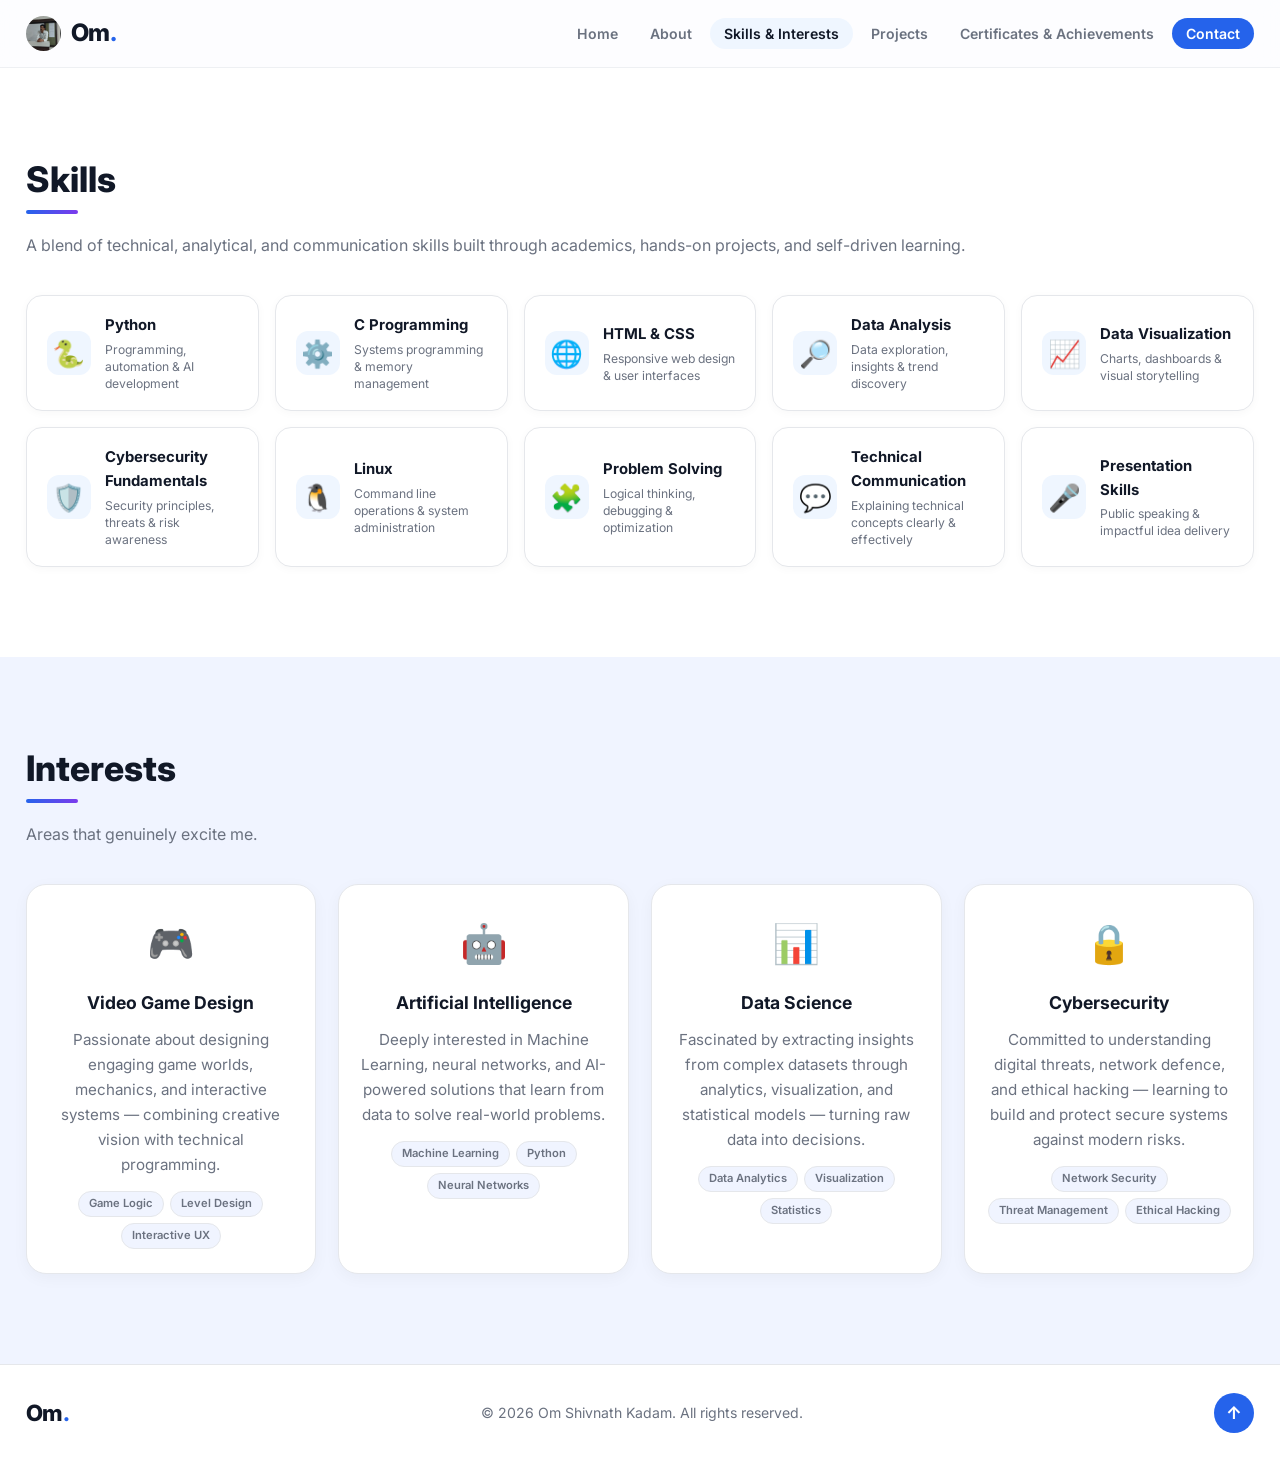
<file: Skills.html>
<!DOCTYPE html>
<html lang="en">
<head>
  <meta charset="UTF-8" />
  <meta name="viewport" content="width=device-width, initial-scale=1.0" />
  <title>About | Om Shivnath Kadam</title>
  <link rel="preconnect" href="https://fonts.googleapis.com" />
  <link rel="preconnect" href="https://fonts.gstatic.com" crossorigin />
  <link href="https://fonts.googleapis.com/css2?family=Inter:wght@400;500;600;700;800&display=swap" rel="stylesheet" />
  <link rel="stylesheet" href="style.css" />
</head>
<body>

  <nav class="navbar" id="navbar">
    <div class="container nav-inner">
          <!-- Logo + Profile Image -->
    <div class="nav-brand">
      <img src="IMG-20251212-WA0064.jpg"
           alt="Om Kadam"
           class="nav-profile-img">
      <a href="index.html" class="nav-logo">Om<span>.</span></a>
    </div>
      <ul class="nav-links" id="navLinks">
        <li><a href="index.html">Home</a></li>
        <li><a href="about.html">About</a></li>
        <li><a href="Skills.html" class="active-link">Skills &amp; Interests</a></li>
        <li><a href="projects.html">Projects</a></li>
        <li><a href="certificates.html">Certificates &amp; Achievements</a></li>
        <li><a href="contact.html" class="nav-cta">Contact</a></li>
      </ul>
      <button class="nav-toggle" id="navToggle" aria-label="Toggle navigation">
        <span></span><span></span><span></span>
      </button>
    </div>
  </nav>
  <section id="skills" class="section-alt">
    <div class="container">
      <div class="section-header">
        <h2 class="section-title">Skills</h2>
        <div class="title-underline"></div>
      </div>
      <p class="section-subtext">
        A blend of technical, analytical, and communication skills built through academics,
        hands-on projects, and self-driven learning.
      </p>

      <div class="skills-showcase">

        <div class="skill-tile">
          <div class="skill-tile-icon">🐍</div>
          <div>
            <span class="skill-tile-name">Python</span>
            <span class="skill-tile-desc">Programming, automation & AI development</span>
          </div>
        </div>

        <div class="skill-tile">
          <div class="skill-tile-icon">⚙️</div>
          <div>
            <span class="skill-tile-name">C Programming</span>
            <span class="skill-tile-desc">Systems programming & memory management</span>
          </div>
        </div>

        <div class="skill-tile">
          <div class="skill-tile-icon">🌐</div>
          <div>
            <span class="skill-tile-name">HTML &amp; CSS</span>
            <span class="skill-tile-desc">Responsive web design & user interfaces</span>
          </div>
        </div>

        <div class="skill-tile">
          <div class="skill-tile-icon">🔎</div>
          <div>
            <span class="skill-tile-name">Data Analysis</span>
            <span class="skill-tile-desc">Data exploration, insights & trend discovery</span>
          </div>
        </div>

        <div class="skill-tile">
          <div class="skill-tile-icon">📈</div>
          <div>
            <span class="skill-tile-name">Data Visualization</span>
            <span class="skill-tile-desc">Charts, dashboards & visual storytelling</span>
          </div>
        </div>

        <div class="skill-tile">
          <div class="skill-tile-icon">🛡️</div>
          <div>
            <span class="skill-tile-name">Cybersecurity Fundamentals</span>
            <span class="skill-tile-desc">Security principles, threats & risk awareness</span>
          </div>
        </div>

        <div class="skill-tile">
          <div class="skill-tile-icon">🐧</div>
          <div>
            <span class="skill-tile-name">Linux</span>
            <span class="skill-tile-desc">Command line operations & system administration</span>
          </div>
        </div>

        <div class="skill-tile">
          <div class="skill-tile-icon">🧩</div>
          <div>
            <span class="skill-tile-name">Problem Solving</span>
            <span class="skill-tile-desc">Logical thinking, debugging & optimization</span>
          </div>
        </div>

        <div class="skill-tile">
          <div class="skill-tile-icon">💬</div>
          <div>
            <span class="skill-tile-name">Technical Communication</span>
            <span class="skill-tile-desc">Explaining technical concepts clearly & effectively</span>
          </div>
        </div>

        <div class="skill-tile">
          <div class="skill-tile-icon">🎤</div>
          <div>
            <span class="skill-tile-name">Presentation Skills</span>
            <span class="skill-tile-desc">Public speaking & impactful idea delivery</span>
          </div>
        </div>

      </div>
    </div>
  </section>


  <!-- INTERESTS -->
  <section id="interests">
    <div class="container">
      <div class="section-header">
        <h2 class="section-title">Interests</h2>
        <div class="title-underline"></div>
      </div>
      <p class="section-subtext">
        Areas that genuinely excite me.
      </p>
      <div class="grid grid-4">
        <div class="card card-hover interest-card">
          <div class="interest-icon">&#127918;</div>
          <h3>Video Game Design</h3>
          <p>Passionate about designing engaging game worlds, mechanics, and interactive systems — combining creative vision with technical programming.</p>
          <div class="interest-tags">
            <span class="itag">Game Logic</span>
            <span class="itag">Level Design</span>
            <span class="itag">Interactive UX</span>
          </div>
        </div>

        <div class="card card-hover interest-card">
          <div class="interest-icon">&#129302;</div>
          <h3>Artificial Intelligence</h3>
          <p>Deeply interested in Machine Learning, neural networks, and AI-powered solutions that learn from data to solve real-world problems.</p>
          <div class="interest-tags">
            <span class="itag">Machine Learning</span>
            <span class="itag">Python</span>
            <span class="itag">Neural Networks</span>
          </div>
        </div>

        <div class="card card-hover interest-card">
          <div class="interest-icon">&#128202;</div>
          <h3>Data Science</h3>
          <p>Fascinated by extracting insights from complex datasets through analytics, visualization, and statistical models — turning raw data into decisions.</p>
          <div class="interest-tags">
            <span class="itag">Data Analytics</span>
            <span class="itag">Visualization</span>
            <span class="itag">Statistics</span>
          </div>
        </div>

        <div class="card card-hover interest-card">
          <div class="interest-icon">&#128274;</div>
          <h3>Cybersecurity</h3>
          <p>Committed to understanding digital threats, network defence, and ethical hacking — learning to build and protect secure systems against modern risks.</p>
          <div class="interest-tags">
            <span class="itag">Network Security</span>
            <span class="itag">Threat Management</span>
            <span class="itag">Ethical Hacking</span>
          </div>
        </div>

      </div>
    </div>
  </section>


  <!-- FOOTER -->
  <footer>
    <div class="container footer-inner">
      <p class="footer-logo">Om<span>.</span></p>
      <p class="footer-copy">&copy; 2026 Om Shivnath Kadam. All rights reserved.</p>
      <a href="index.html" class="back-to-top" title="Back to top">&#8593;</a>
    </div>
  </footer>


  <script>
    const navbar = document.getElementById('navbar');
    window.addEventListener('scroll', () => {
      navbar.classList.toggle('scrolled', window.scrollY > 40);
    }, { passive: true });

    const navToggle = document.getElementById('navToggle');
    const navLinks  = document.getElementById('navLinks');

    navToggle.addEventListener('click', () => {
      navLinks.classList.toggle('open');
      navToggle.classList.toggle('open');
    });

    navLinks.querySelectorAll('a').forEach(link => {
      link.addEventListener('click', () => {
        navLinks.classList.remove('open');
        navToggle.classList.remove('open');
      });
    });

    const revealObserver = new IntersectionObserver((entries) => {
      entries.forEach(entry => {
        if (entry.isIntersecting) {
          entry.target.classList.add('visible');
          revealObserver.unobserve(entry.target);
        }
      });
    }, { threshold: 0.1 });

    document.querySelectorAll('.card, .skill-tile').forEach((el, i) => {
      el.classList.add('reveal');
      el.style.transitionDelay = (i % 4) * 60 + 'ms';
      revealObserver.observe(el);
    });
  </script>

</body>
</html>
</file>
<file: style.css>
/* ─── GOOGLE FONTS ─── */
@import url('https://fonts.googleapis.com/css2?family=Inter:wght@400;500;600;700;800&display=swap');

/* ─── RESET & VARIABLES ─── */
*, *::before, *::after {
  margin: 0;
  padding: 0;
  box-sizing: border-box;
}

:root {
  --bg:          #f0f4ff;
  --bg-alt:      #ffffff;
  --card:        #ffffff;
  --text:        #111827;
  --muted:       #6b7280;
  --line:        #e5e7eb;
  --accent:      #2563eb;
  --accent-dark: #1d4ed8;
  --soft:        #eff6ff;
  --nav-h:       68px;

  /* cert category colours */
  --ai-bg:    #f3f0ff; --ai-col:   #7c3aed;
  --py-bg:    #f0fdf4; --py-col:   #059669;
  --data-bg:  #fffbeb; --data-col: #d97706;
  --sec-bg:   #fef2f2; --sec-col:  #dc2626;
  --oth-bg:   #f9fafb; --oth-col:  #6b7280;
}

html { scroll-behavior: smooth; }

body {
  font-family: 'Inter', Arial, Helvetica, sans-serif;
  background: var(--bg);
  color: var(--text);
  line-height: 1.6;
  padding-top: var(--nav-h);
}

/* ─── UTILITIES ─── */
.container {
  width: min(1300px, 96%);
  margin-inline: auto;
}

.gradient-text {
  background: linear-gradient(135deg, #2563eb 0%, #7c3aed 100%);
  -webkit-background-clip: text;
  -webkit-text-fill-color: transparent;
  background-clip: text;
}

.link {
  color: var(--accent);
  text-decoration: none;
  font-weight: 600;
}
.link:hover { text-decoration: underline; }

.section-header { margin-bottom: 10px; }

.section-title {
  font-size: 2.2rem;
  font-weight: 800;
  line-height: 1.2;
}

.title-underline {
  width: 52px;
  height: 4px;
  background: linear-gradient(90deg, var(--accent), #7c3aed);
  border-radius: 2px;
  margin-top: 10px;
  margin-bottom: 18px;
}

.section-subtext {
  color: var(--muted);
  max-width: 96%;
  margin-bottom: 36px;
  font-size: 1rem;
  line-height: 1.7;
}

section { padding: 90px 0; }

.section-alt { background: var(--bg-alt); }

/* ─── GRID ─── */
.grid   { display: grid; gap: 22px; }
.grid-2 { grid-template-columns: repeat(2, 1fr); }
.grid-3 { grid-template-columns: repeat(3, 1fr); }
.grid-4 { grid-template-columns: repeat(4, 1fr); }

/* makes a card span every column in its grid row */
.card-full { grid-column: 1 / -1; }

/* ─── CARD ─── */
.card {
  background: var(--card);
  border: 1px solid var(--line);
  border-radius: 20px;
  padding: 26px;
  box-shadow: 0 4px 16px rgba(0,0,0,0.04);
}

.card h3 {
  margin-bottom: 10px;
  font-size: 1.1rem;
  font-weight: 700;
}

.card p {
  color: var(--muted);
  font-size: 0.95rem;
  line-height: 1.65;
}

.card-hover { transition: transform 0.25s ease, box-shadow 0.25s ease; }
.card-hover:hover {
  transform: translateY(-5px);
  box-shadow: 0 18px 44px rgba(37, 99, 235, 0.11);
}

.card-icon {
  font-size: 1.9rem;
  margin-bottom: 14px;
}

/* ─── EDUCATION TIMELINE ─── */
.timeline {
  position: relative;
  margin-top: 6px;
}

.timeline-item {
  position: relative;
  display: flex;
  gap: 16px;
  padding-bottom: 22px;
}

.timeline-item:last-child {
  padding-bottom: 0;
}

/* vertical connecting line */
.timeline-item::before {
  content: '';
  position: absolute;
  left: 5px;
  top: 16px;
  bottom: 0;
  width: 2px;
  background: var(--line);
}

.timeline-item:last-child::before {
  display: none;
}

.timeline-dot {
  position: relative;
  flex-shrink: 0;
  width: 12px;
  height: 12px;
  margin-top: 4px;
  border-radius: 50%;
  background: var(--accent);
  box-shadow: 0 0 0 4px var(--soft);
  z-index: 1;
}

.timeline-content { flex: 1; }

.timeline-year {
  display: inline-block;
  font-size: 0.72rem;
  font-weight: 700;
  text-transform: uppercase;
  letter-spacing: 0.05em;
  color: var(--accent);
  margin-bottom: 4px;
}

.timeline-title {
  font-size: 0.98rem;
  font-weight: 700;
  color: var(--text);
  margin-bottom: 6px;
  line-height: 1.35;
}

.timeline-text {
  color: var(--muted);
  font-size: 0.92rem;
  line-height: 1.6;
}

/* ─── NAVBAR ─── */
.navbar {
  position: fixed;
  inset: 0 0 auto 0;
  z-index: 1000;
  height: var(--nav-h);
  background: rgba(255,255,255,0.82);
  -webkit-backdrop-filter: blur(14px);
  backdrop-filter: blur(14px);
  border-bottom: 1px solid rgba(229,231,235,0.6);
  transition: box-shadow 0.3s ease, background 0.3s ease;
}

.navbar.scrolled {
  box-shadow: 0 4px 24px rgba(0,0,0,0.07);
  background: rgba(255,255,255,0.97);
}

.nav-inner {
  height: 100%;
  display: flex;
  align-items: center;
  justify-content: space-between;
}

.nav-logo {
  font-size: 1.5rem;
  font-weight: 800;
  color: var(--text);
  text-decoration: none;
  letter-spacing: -0.02em;
}
.nav-logo span { color: var(--accent); }

.nav-links {
  list-style: none;
  display: flex;
  gap: 4px;
  align-items: center;
}

.nav-links a {
  text-decoration: none;
  color: var(--muted);
  font-weight: 600;
  font-size: 0.88rem;
  padding: 7px 14px;
  border-radius: 999px;
  transition: color 0.2s, background 0.2s;
}

.nav-links a:hover {
  color: var(--text);
  background: var(--soft);
}

.nav-cta {
  background: var(--accent) !important;
  color: #fff !important;
}
.nav-cta:hover {
  background: var(--accent-dark) !important;
}

/* active page indicator in nav */
.nav-links a.active-link {
  color: var(--text);
  background: var(--soft);
}
.nav-links a.nav-cta.active-link {
  background: var(--accent-dark) !important;
}

/* hamburger */
.nav-toggle {
  display: none;
  flex-direction: column;
  gap: 5px;
  background: none;
  border: none;
  cursor: pointer;
  padding: 6px;
}
.nav-brand {
  display: flex;
  align-items: center;
  gap: 10px;
}

.nav-profile-img {
  width: 35px;
  height: 35px;
  min-width: 35px;
  border-radius: 50%;
  object-fit: cover;
  display: block;
}
.nav-toggle span {
  display: block;
  width: 24px;
  height: 2px;
  background: var(--text);
  border-radius: 2px;
  transition: all 0.3s ease;
}
.nav-toggle.open span:nth-child(1) { transform: rotate(45deg) translate(5px, 5px); }
.nav-toggle.open span:nth-child(2) { opacity: 0; }
.nav-toggle.open span:nth-child(3) { transform: rotate(-45deg) translate(5px, -5px); }

/* ─── HERO / HEADER ─── */
header {
  background: linear-gradient(135deg, #ffffff 0%, #eef4ff 55%, #f3f0ff 100%);
  border-bottom: 1px solid var(--line);
}

.hero {
  display: grid;
  grid-template-columns: 1fr 1fr;
  gap: 30px;
  align-items: center;
  padding: 80px 0;
  min-height: calc(100vh - var(--nav-h));
}

.hero-eyebrow {
  display: inline-block;
  background: var(--soft);
  color: var(--accent);
  border: 1px solid #dbeafe;
  padding: 6px 16px;
  border-radius: 999px;
  font-size: 0.85rem;
  font-weight: 600;
  margin-bottom: 20px;
}

.hero-text h1 {
  font-size: 3.6rem;
  font-weight: 800;
  line-height: 1.1;
  margin-bottom: 14px;
  letter-spacing: -0.03em;
}

.hero-text h2 {
  font-size: 0.95rem;
  color: var(--muted);
  font-weight: 500;
  margin-bottom: 22px;
  line-height: 1.5;
}

.hero-text p {
  font-size: 1.05rem;
  color: var(--muted);
  max-width: 540px;
  margin-bottom: 30px;
  line-height: 1.75;
}

.buttons {
  display: flex;
  gap: 12px;
  flex-wrap: wrap;
  margin-bottom: 40px;
}

.btn {
  display: inline-block;
  text-decoration: none;
  padding: 12px 26px;
  border-radius: 999px;
  font-weight: 700;
  font-size: 0.9rem;
  border: 2px solid transparent;
  transition: all 0.25s ease;
}

.btn-primary {
  background: var(--accent);
  color: #fff;
  border-color: var(--accent);
}
.btn-primary:hover {
  background: var(--accent-dark);
  border-color: var(--accent-dark);
  transform: translateY(-2px);
  box-shadow: 0 8px 22px rgba(37,99,235,0.28);
}

.btn-secondary {
  background: transparent;
  color: var(--accent);
  border-color: var(--accent);
}
.btn-secondary:hover {
  background: var(--accent);
  color: #fff;
  transform: translateY(-2px);
}

.btn-ghost {
  background: var(--card);
  color: var(--text);
  border-color: var(--line);
}
.btn-ghost:hover {
  border-color: var(--accent);
  color: var(--accent);
  transform: translateY(-2px);
}

.hero-stats {
  display: flex;
  gap: 34px;
}

.stat { display: flex; flex-direction: column; gap: 2px; }

.stat-num {
  font-size: 1.9rem;
  font-weight: 800;
  color: var(--accent);
  line-height: 1;
}

.stat-label {
  font-size: 0.78rem;
  color: var(--muted);
  font-weight: 500;
}

/* hero right card */
.hero-card {
  background: var(--card);
  border: 1px solid var(--line);
  border-radius: 28px;
  padding: 26px;
  box-shadow: 0 20px 55px rgba(37,99,235,0.09);
}

.profile-box {
  height: 320px;
  border-radius: 20px;
  background: linear-gradient(135deg, #dbeafe, #bfdbfe, #eff6ff);
  overflow: hidden;
}

.profile-image {
  width: 100%;
  height: 100%;
  object-fit: cover;
  display: block;
}

.quick-info {
  margin-top: 16px;
  display: grid;
  gap: 10px;
}

.quick-info div {
  padding: 12px 16px;
  border-radius: 14px;
  background: #f8fafc;
  border: 1px solid var(--line);
  font-size: 0.88rem;
  color: var(--muted);
}

/* ─── SKILLS ─── */
.skills-grid {
  display: grid;
  grid-template-columns: repeat(3, 1fr);
  gap: 22px;
}

.skill-group-title {
  font-size: 0.8rem;
  font-weight: 700;
  color: var(--muted);
  text-transform: uppercase;
  letter-spacing: 0.06em;
  margin-bottom: 16px;
}

.skill-list {
  display: flex;
  flex-wrap: wrap;
  gap: 10px;
}

.skill {
  background: var(--soft);
  color: var(--accent);
  border: 1px solid #dbeafe;
  padding: 8px 16px;
  border-radius: 999px;
  font-weight: 600;
  font-size: 0.87rem;
  transition: all 0.2s ease;
  cursor: default;
}
.skill:hover {
  background: var(--accent);
  color: #fff;
  border-color: var(--accent);
}

/* ─── PROJECTS ─── */
.project-card {
  display: flex;
  flex-direction: column;
}

.project-icon { font-size: 2.2rem; margin-bottom: 14px; }

.project-tags {
  display: flex;
  gap: 8px;
  flex-wrap: wrap;
  margin-top: auto;
  padding-top: 14px;
}

.tag {
  font-size: 0.76rem;
  font-weight: 600;
  background: var(--bg);
  color: var(--muted);
  border: 1px solid var(--line);
  padding: 4px 12px;
  border-radius: 999px;
}

/* ─── CERTIFICATES ─── */
.cert-filters {
  display: flex;
  gap: 10px;
  flex-wrap: wrap;
  margin-bottom: 32px;
}

.filter-btn {
  padding: 9px 20px;
  border-radius: 999px;
  border: 2px solid var(--line);
  background: var(--card);
  color: var(--muted);
  font-family: 'Inter', sans-serif;
  font-weight: 600;
  font-size: 0.86rem;
  cursor: pointer;
  transition: all 0.2s ease;
}
.filter-btn:hover { border-color: var(--accent); color: var(--accent); }
.filter-btn.active {
  border-color: var(--accent);
  background: var(--accent);
  color: #fff;
}

.cert-grid {
  display: grid;
  grid-template-columns: repeat(auto-fill, minmax(255px, 1fr));
  gap: 22px;
}

.cert-card {
  background: var(--card);
  border: 1px solid var(--line);
  border-radius: 20px;
  overflow: hidden;
  box-shadow: 0 4px 16px rgba(0,0,0,0.04);
  transition: transform 0.28s ease, box-shadow 0.28s ease;
}
.cert-card:hover {
  transform: translateY(-6px);
  box-shadow: 0 22px 48px rgba(37,99,235,0.13);
}

.cert-img-wrap {
  position: relative;
  height: 170px;
  overflow: hidden;
  background: linear-gradient(135deg, #dbeafe 0%, #eff6ff 100%);
}

.cert-placeholder {
  position: absolute;
  inset: 0;
  display: flex;
  align-items: center;
  justify-content: center;
  font-size: 3rem;
  opacity: 0.55;
  z-index: 0;
}

.cert-img {
  position: absolute;
  inset: 0;
  width: 100%;
  height: 100%;
  object-fit: cover;
  z-index: 1;
  transition: transform 0.3s ease;
}
.cert-card:hover .cert-img { transform: scale(1.05); }

.cert-overlay {
  position: absolute;
  inset: 0;
  background: rgba(37,99,235,0.84);
  display: flex;
  align-items: center;
  justify-content: center;
  opacity: 0;
  transition: opacity 0.28s ease;
  z-index: 2;
}
.cert-card:hover .cert-overlay { opacity: 1; }

.cert-view-btn {
  color: #fff;
  font-weight: 700;
  font-size: 0.85rem;
  border: 2px solid #fff;
  padding: 8px 22px;
  border-radius: 999px;
  letter-spacing: 0.03em;
  text-decoration: none;
  cursor: pointer;
}

.cert-info { padding: 15px 18px 18px; }

.cert-badge {
  display: inline-block;
  font-size: 0.69rem;
  font-weight: 700;
  text-transform: uppercase;
  letter-spacing: 0.07em;
  padding: 4px 10px;
  border-radius: 999px;
  margin-bottom: 8px;
}
.cert-badge.ai       { background: var(--ai-bg);   color: var(--ai-col);   }
.cert-badge.python   { background: var(--py-bg);   color: var(--py-col);   }
.cert-badge.data     { background: var(--data-bg); color: var(--data-col); }
.cert-badge.security { background: var(--sec-bg);  color: var(--sec-col);  }
.cert-badge.other    { background: var(--oth-bg);  color: var(--oth-col);  }

.cert-name {
  font-size: 0.95rem;
  font-weight: 700;
  color: var(--text);
  margin-bottom: 4px;
  line-height: 1.35;
}

.cert-issuer {
  font-size: 0.8rem;
  color: var(--muted);
  font-weight: 500;
}

/* ─── INTERESTS ─── */
.interest-card {
  text-align: center;
  padding: 32px 20px;
}

.interest-icon {
  font-size: 2.4rem;
  margin-bottom: 14px;
}

/* ─── CONTACT ─── */
.contact-layout {
  display: grid;
  grid-template-columns: 1fr 1fr;
  gap: 24px;
  align-items: start;
}

.contact-info-card h3 {
  font-size: 1.25rem;
  font-weight: 700;
  margin-bottom: 22px;
}

.contact-items {
  display: flex;
  flex-direction: column;
  gap: 18px;
}

.contact-item {
  display: flex;
  align-items: flex-start;
  gap: 14px;
}

.contact-icon { font-size: 1.25rem; flex-shrink: 0; margin-top: 2px; }

.contact-label {
  display: block;
  font-size: 0.72rem;
  font-weight: 700;
  text-transform: uppercase;
  letter-spacing: 0.06em;
  color: var(--muted);
  margin-bottom: 2px;
}

.contact-value {
  font-size: 0.95rem;
  font-weight: 500;
  color: var(--text);
  text-decoration: none;
}
a.contact-value { color: var(--accent); }
a.contact-value:hover { text-decoration: underline; }

.social-links {
  display: flex;
  gap: 12px;
  margin-top: 26px;
  flex-wrap: wrap;
}

.social-btn {
  display: inline-flex;
  align-items: center;
  gap: 8px;
  padding: 10px 18px;
  border-radius: 12px;
  border: 1px solid var(--line);
  text-decoration: none;
  color: var(--text);
  font-size: 0.87rem;
  font-weight: 600;
  transition: all 0.2s ease;
  background: var(--bg);
}
.social-btn:hover {
  background: var(--accent);
  color: #fff;
  border-color: var(--accent);
  transform: translateY(-2px);
}

/* contact note card */
.contact-note-card {
  background: linear-gradient(135deg, var(--soft), #f3f0ff);
  border-color: #dbeafe;
  display: flex;
  flex-direction: column;
  justify-content: center;
  align-items: center;
  text-align: center;
  padding: 40px 30px;
  gap: 14px;
}

.contact-note-card .big-icon { font-size: 3rem; }

.contact-note-card h3 {
  font-size: 1.2rem;
  font-weight: 700;
  color: var(--text);
  margin-bottom: 0;
}

.contact-note-card p {
  color: var(--muted);
  font-size: 0.95rem;
}

/* ─── FOOTER ─── */
footer {
  background: var(--card);
  border-top: 1px solid var(--line);
  padding: 28px 0;
}

.footer-inner {
  display: flex;
  align-items: center;
  justify-content: space-between;
  flex-wrap: wrap;
  gap: 12px;
}

.footer-logo {
  font-size: 1.4rem;
  font-weight: 800;
  color: var(--text);
  letter-spacing: -0.02em;
}
.footer-logo span { color: var(--accent); }

.footer-copy {
  color: var(--muted);
  font-size: 0.88rem;
}

.back-to-top {
  display: flex;
  align-items: center;
  justify-content: center;
  width: 40px;
  height: 40px;
  background: var(--accent);
  color: #fff;
  border-radius: 50%;
  text-decoration: none;
  font-size: 1.1rem;
  font-weight: 700;
  transition: all 0.2s ease;
}
.back-to-top:hover {
  background: var(--accent-dark);
  transform: translateY(-2px);
}

/* ─── SCROLL REVEAL ─── */
.reveal {
  opacity: 0;
  transform: translateY(22px);
  transition: opacity 0.5s ease, transform 0.5s ease;
}
.reveal.visible {
  opacity: 1;
  transform: translateY(0);
}

/* ─── RESPONSIVE ─── */
@media (max-width: 1024px) {
  .grid-4 { grid-template-columns: repeat(2, 1fr); }
}

@media (max-width: 900px) {
  .hero {
    grid-template-columns: 1fr;
    min-height: 0;
    padding: 50px 0 60px;
    gap: 40px;
  }

  .hero-text h1 { font-size: 2.6rem; }

  .grid-2,
  .grid-3,
  .skills-grid,
  .contact-layout { grid-template-columns: 1fr; }

  /* mobile nav */
  .nav-links {
    position: fixed;
    top: var(--nav-h);
    left: 0;
    right: 0;
    background: #fff;
    border-bottom: 1px solid var(--line);
    flex-direction: column;
    padding: 14px;
    gap: 4px;
    display: none;
    box-shadow: 0 10px 28px rgba(0,0,0,0.07);
  }
  .nav-links.open { display: flex; }
  .nav-toggle { display: flex; }
  .nav-links a { padding: 10px 16px; border-radius: 12px; }
}

@media (max-width: 640px) {
  .hero-text h1 { font-size: 2.1rem; }
  .hero-stats   { gap: 22px; }
  .section-title { font-size: 1.9rem; }
  .grid-4       { grid-template-columns: 1fr; }
  .footer-inner { flex-direction: column; text-align: center; }
  .cert-filters { gap: 8px; }
  .filter-btn   { padding: 7px 14px; font-size: 0.82rem; }
}
.btn-contact { margin-top: 8px; }
/* ─── PAGE HEADER ─── */
.page-header {
  background: linear-gradient(135deg, #ffffff 0%, #eef4ff 60%, #f3f0ff 100%);
  border-bottom: 1px solid var(--line);
  padding: 52px 0 44px;
}

.page-eyebrow {
  display: flex;
  align-items: center;
  gap: 6px;
  font-size: 0.78rem;
  font-weight: 600;
  color: var(--muted);
  margin-bottom: 14px;
}
.page-eyebrow a { color: var(--accent); text-decoration: none; }
.page-eyebrow a:hover { text-decoration: underline; }
.page-eyebrow span { color: var(--muted); }

.page-heading {
  font-size: 2.8rem;
  font-weight: 800;
  letter-spacing: -0.02em;
  margin-bottom: 12px;
  line-height: 1.15;
}

.page-lead {
  color: var(--muted);
  font-size: 1rem;
  max-width: 580px;
  line-height: 1.75;
}

/* ─── EDUCATION SUBBRANCH ─── */
.sub-timeline {
  margin-top: 16px;
  margin-left: 4px;
  padding-left: 18px;
  border-left: 2px dashed #c7d7fe;
}

.sub-item {
  display: flex;
  align-items: center;
  gap: 14px;
  padding: 8px 0;
}

.sub-dot {
  width: 10px;
  height: 10px;
  border-radius: 50%;
  background: #fff;
  border: 2.5px solid var(--accent);
  flex-shrink: 0;
  margin-left: -24px;
  box-shadow: 0 0 0 3px var(--soft);
}

.sub-body {
  display: flex;
  align-items: center;
  gap: 10px;
  flex-wrap: wrap;
}

.sub-semester {
  font-size: 0.7rem;
  font-weight: 700;
  color: var(--muted);
  text-transform: uppercase;
  letter-spacing: 0.06em;
}

.sub-label {
  font-size: 0.88rem;
  font-weight: 600;
  color: var(--text);
}

.sgpa-badge {
  display: inline-block;
  background: linear-gradient(135deg, var(--accent) 0%, #7c3aed 100%);
  color: #fff;
  font-size: 0.75rem;
  font-weight: 700;
  padding: 4px 13px;
  border-radius: 999px;
  letter-spacing: 0.02em;
}

/* ─── SKILLS SHOWCASE ─── */
.skills-showcase {
  display: grid;
  grid-template-columns: repeat(auto-fill, minmax(210px, 1fr));
  gap: 16px;
}

.skill-tile {
  display: flex;
  align-items: center;
  gap: 14px;
  background: var(--card);
  border: 1px solid var(--line);
  border-radius: 16px;
  padding: 18px 20px;
  box-shadow: 0 2px 10px rgba(0,0,0,0.03);
  transition: all 0.25s ease;
  cursor: default;
}

.skill-tile:hover {
  border-color: var(--accent);
  box-shadow: 0 8px 26px rgba(37,99,235,0.1);
  transform: translateY(-3px);
}

.skill-tile-icon {
  font-size: 1.65rem;
  flex-shrink: 0;
  width: 44px;
  height: 44px;
  display: flex;
  align-items: center;
  justify-content: center;
  background: var(--soft);
  border-radius: 12px;
}

.skill-tile-name {
  font-size: 0.93rem;
  font-weight: 700;
  color: var(--text);
  display: block;
  margin-bottom: 3px;
}

.skill-tile-desc {
  font-size: 0.76rem;
  color: var(--muted);
  display: block;
  line-height: 1.4;
}

/* ─── INTEREST TAGS ─── */
.interest-tags {
  display: flex;
  flex-wrap: wrap;
  gap: 6px;
  margin-top: 14px;
  justify-content: center;
}

.itag {
  font-size: 0.7rem;
  font-weight: 600;
  padding: 3px 10px;
  border-radius: 999px;
  background: var(--bg);
  color: var(--muted);
  border: 1px solid var(--line);
}

/* interest-card gets a bit more height room */
.interest-card { padding: 28px 20px 24px; }

@media (max-width: 900px) {
  .skills-showcase { grid-template-columns: repeat(2, 1fr); }
  .page-heading    { font-size: 2.2rem; }
}

@media (max-width: 640px) {
  .skills-showcase { grid-template-columns: 1fr; }
  .page-heading    { font-size: 1.9rem; }
}
</file>
